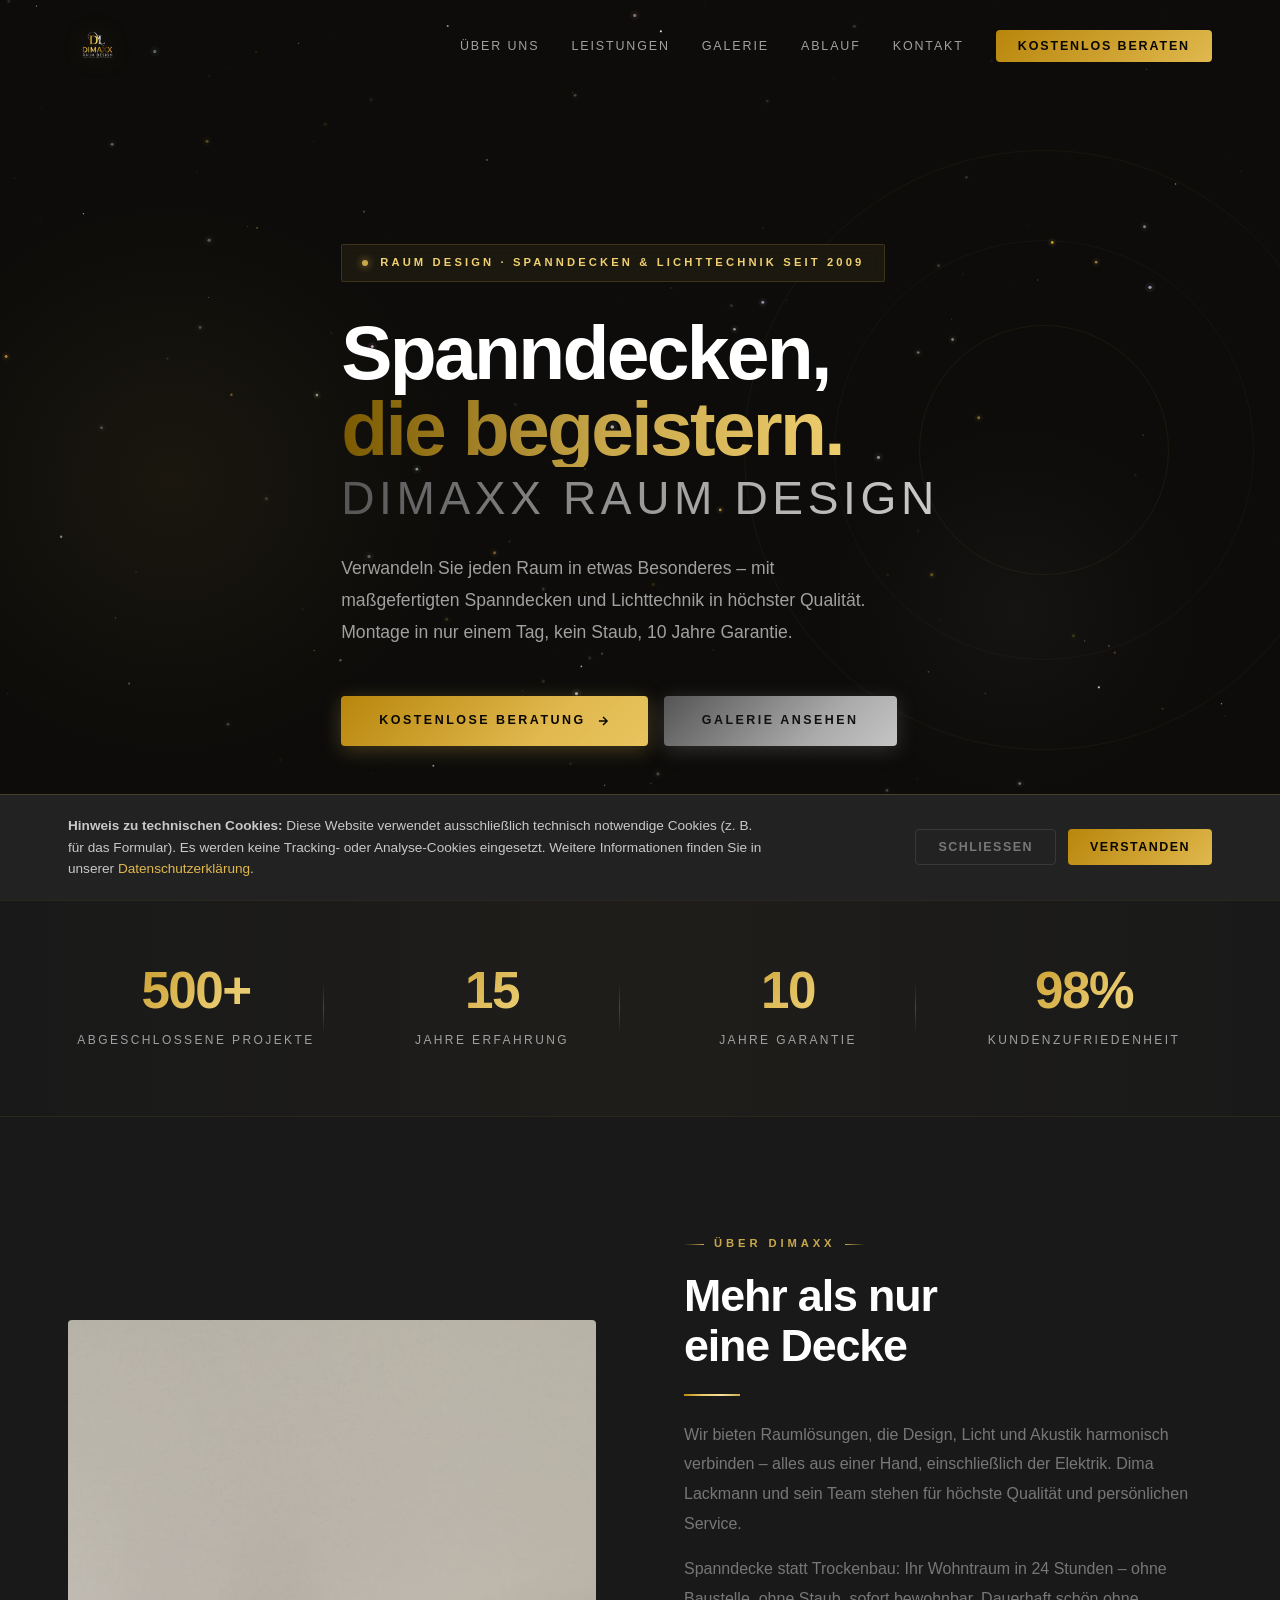
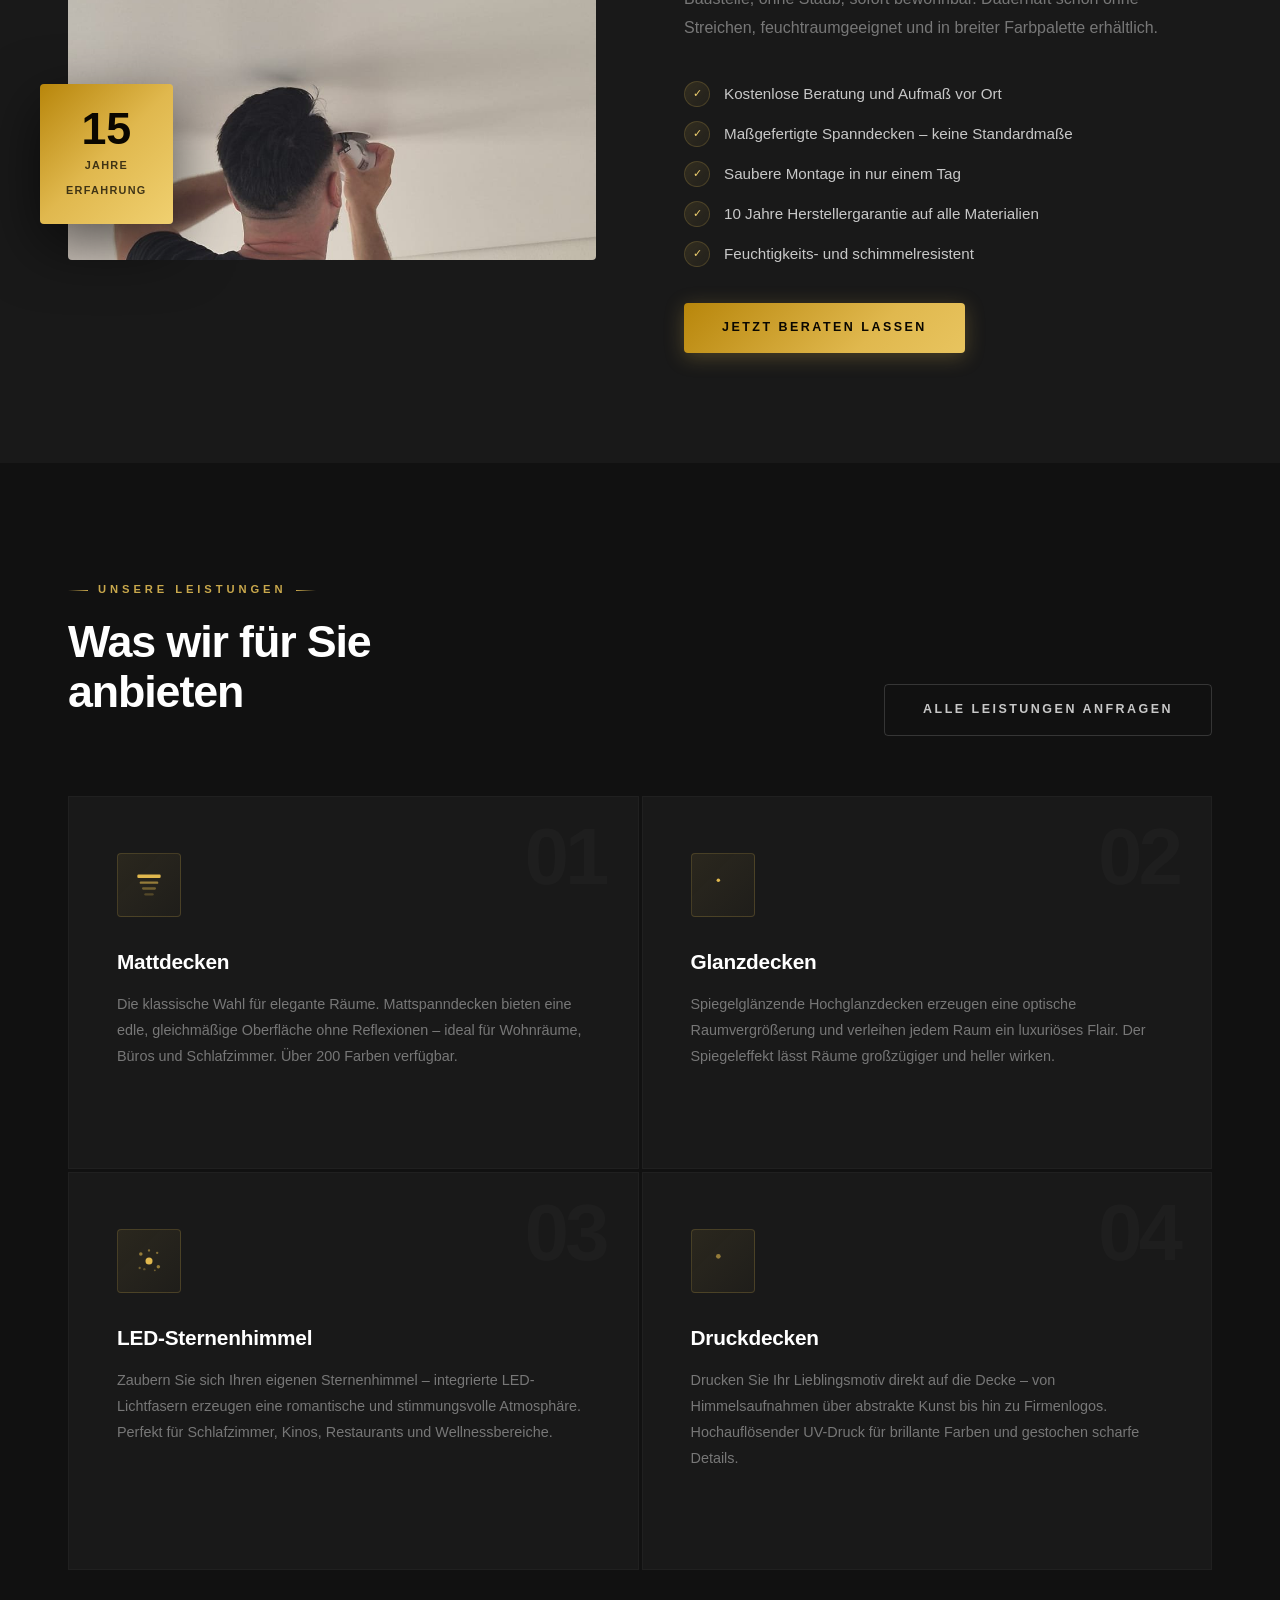
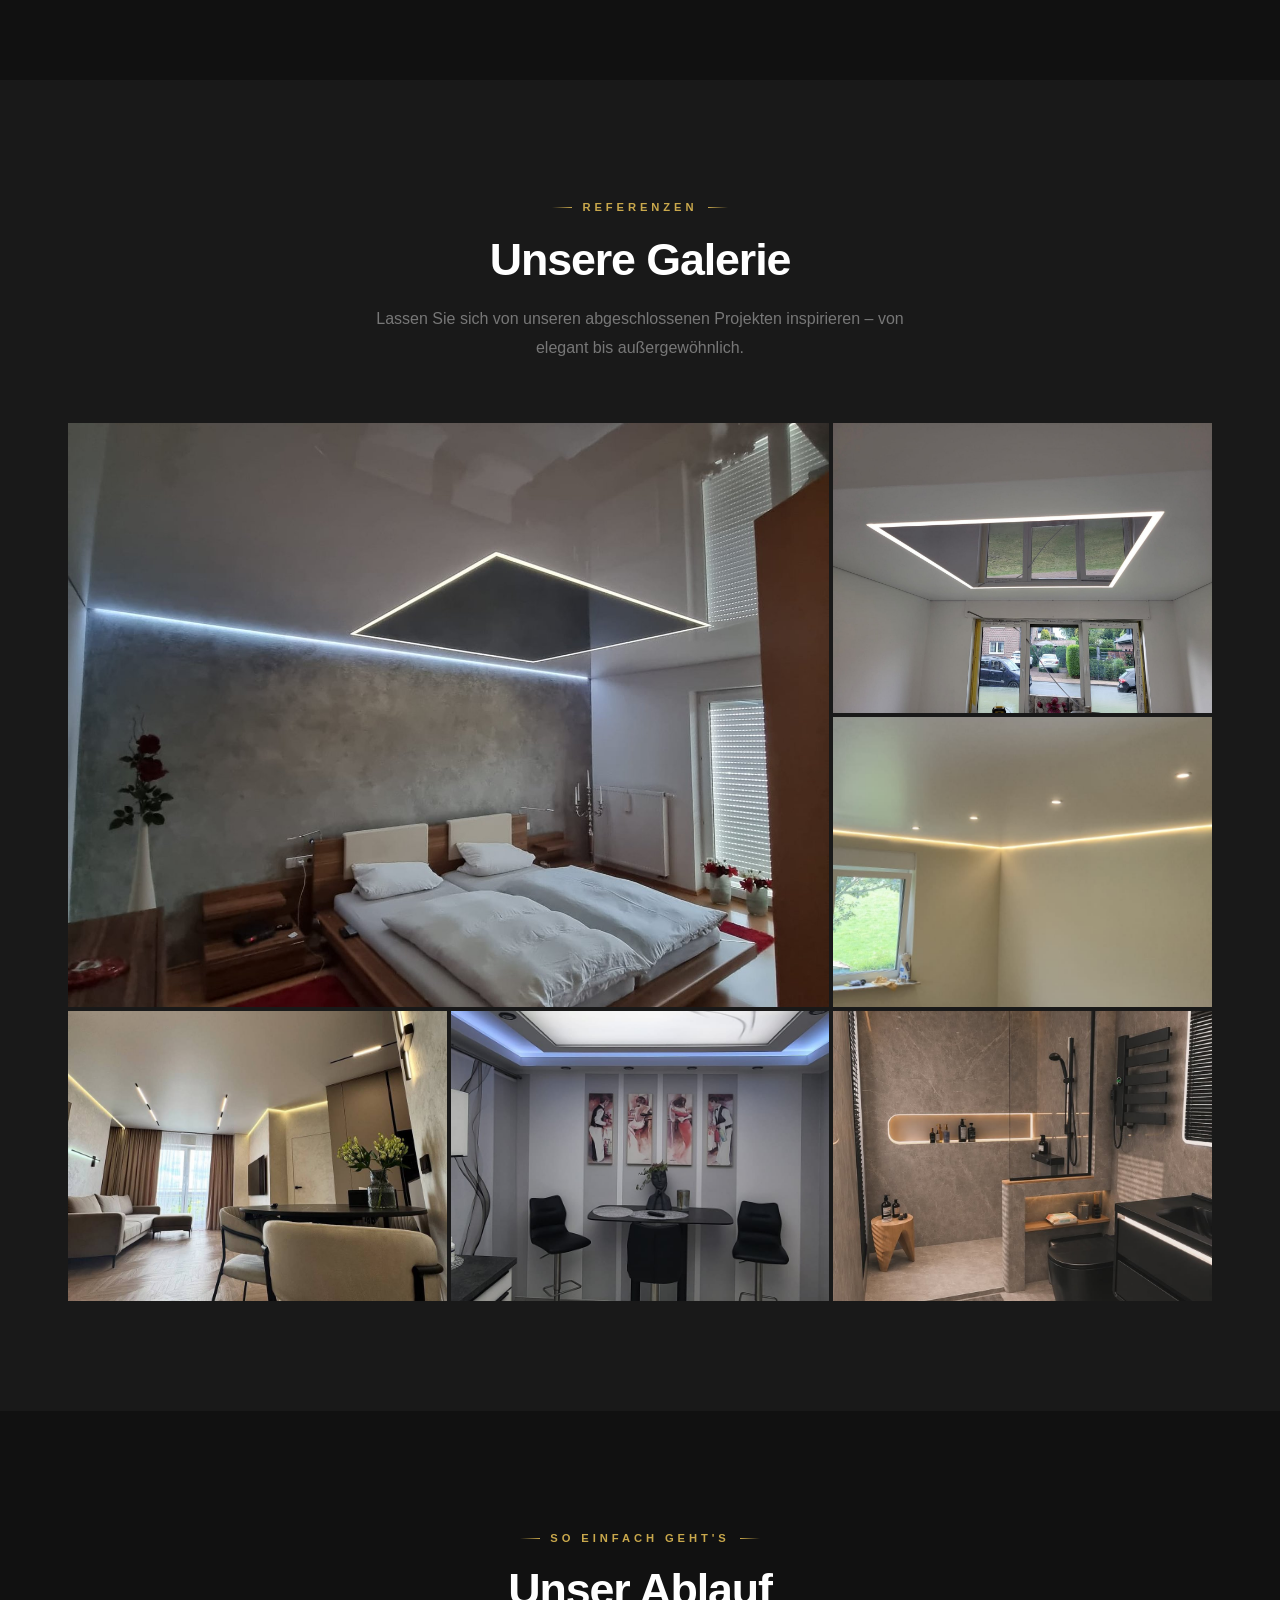
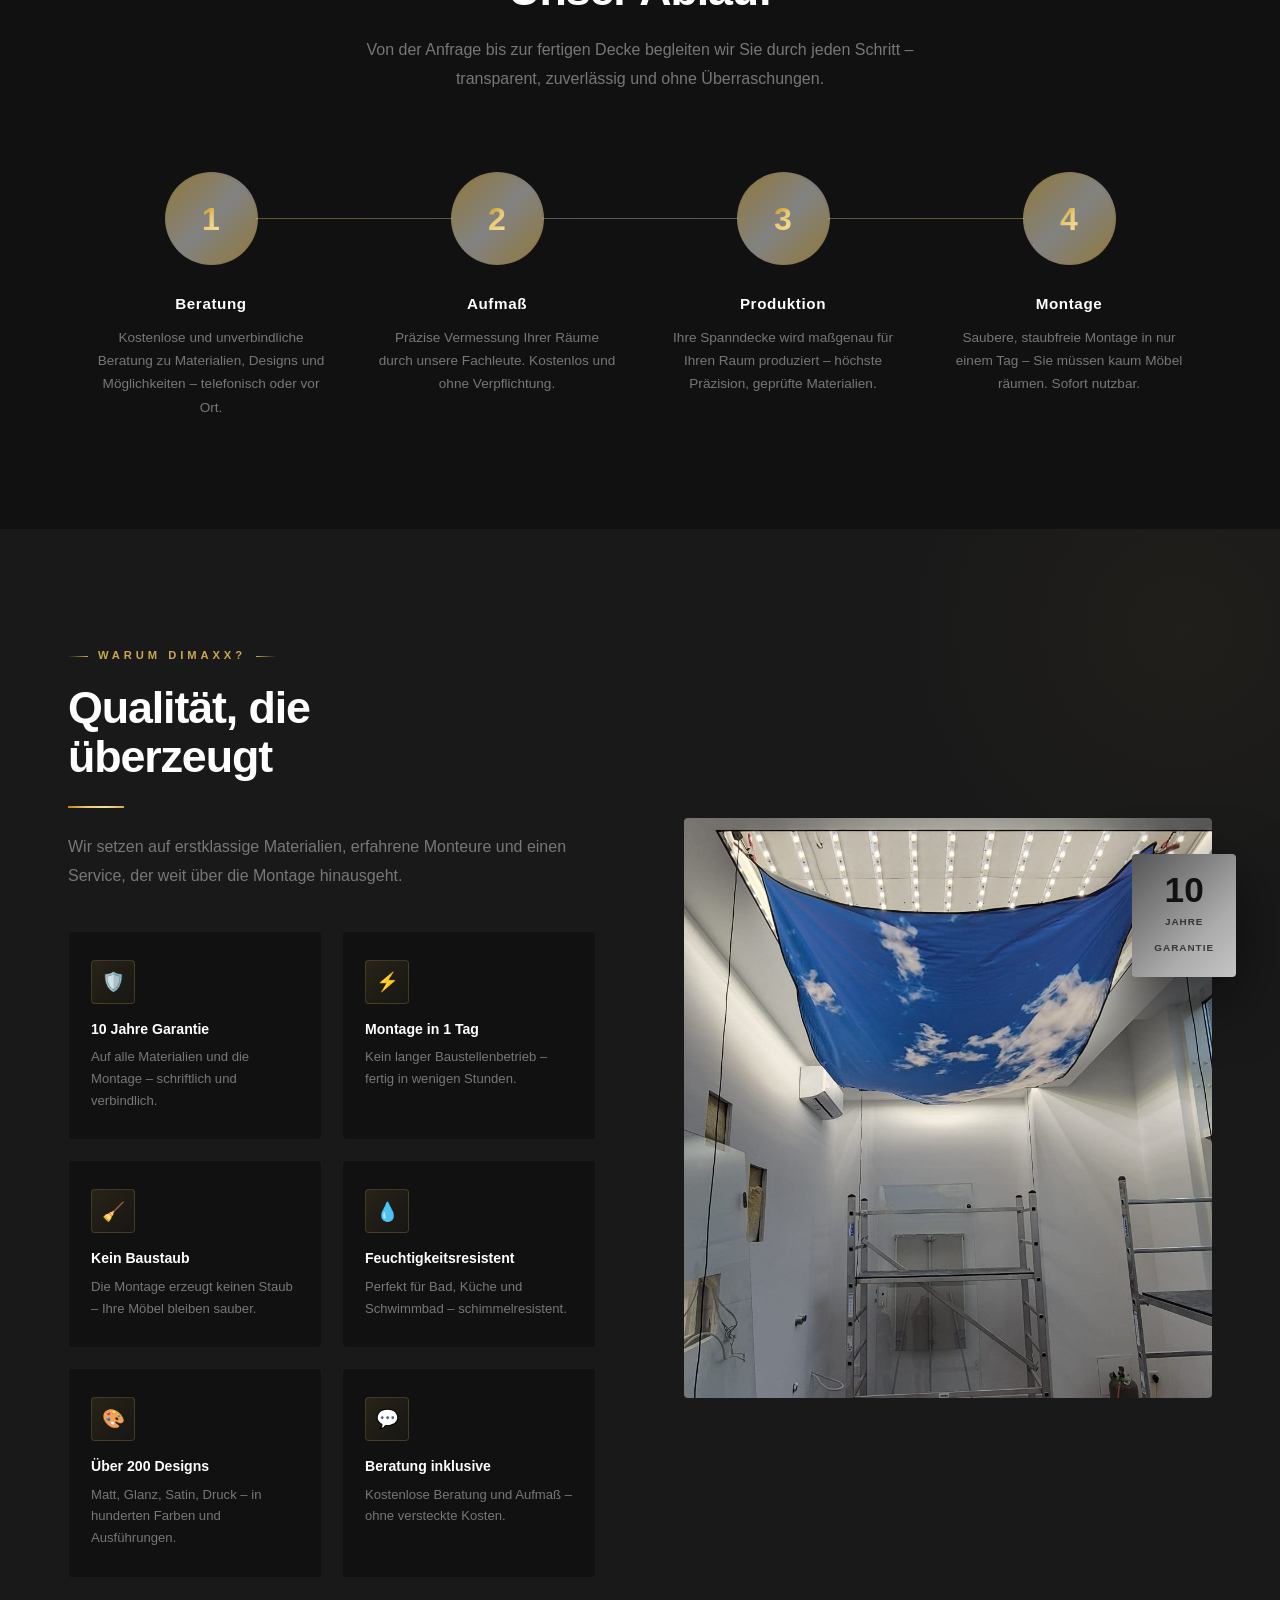
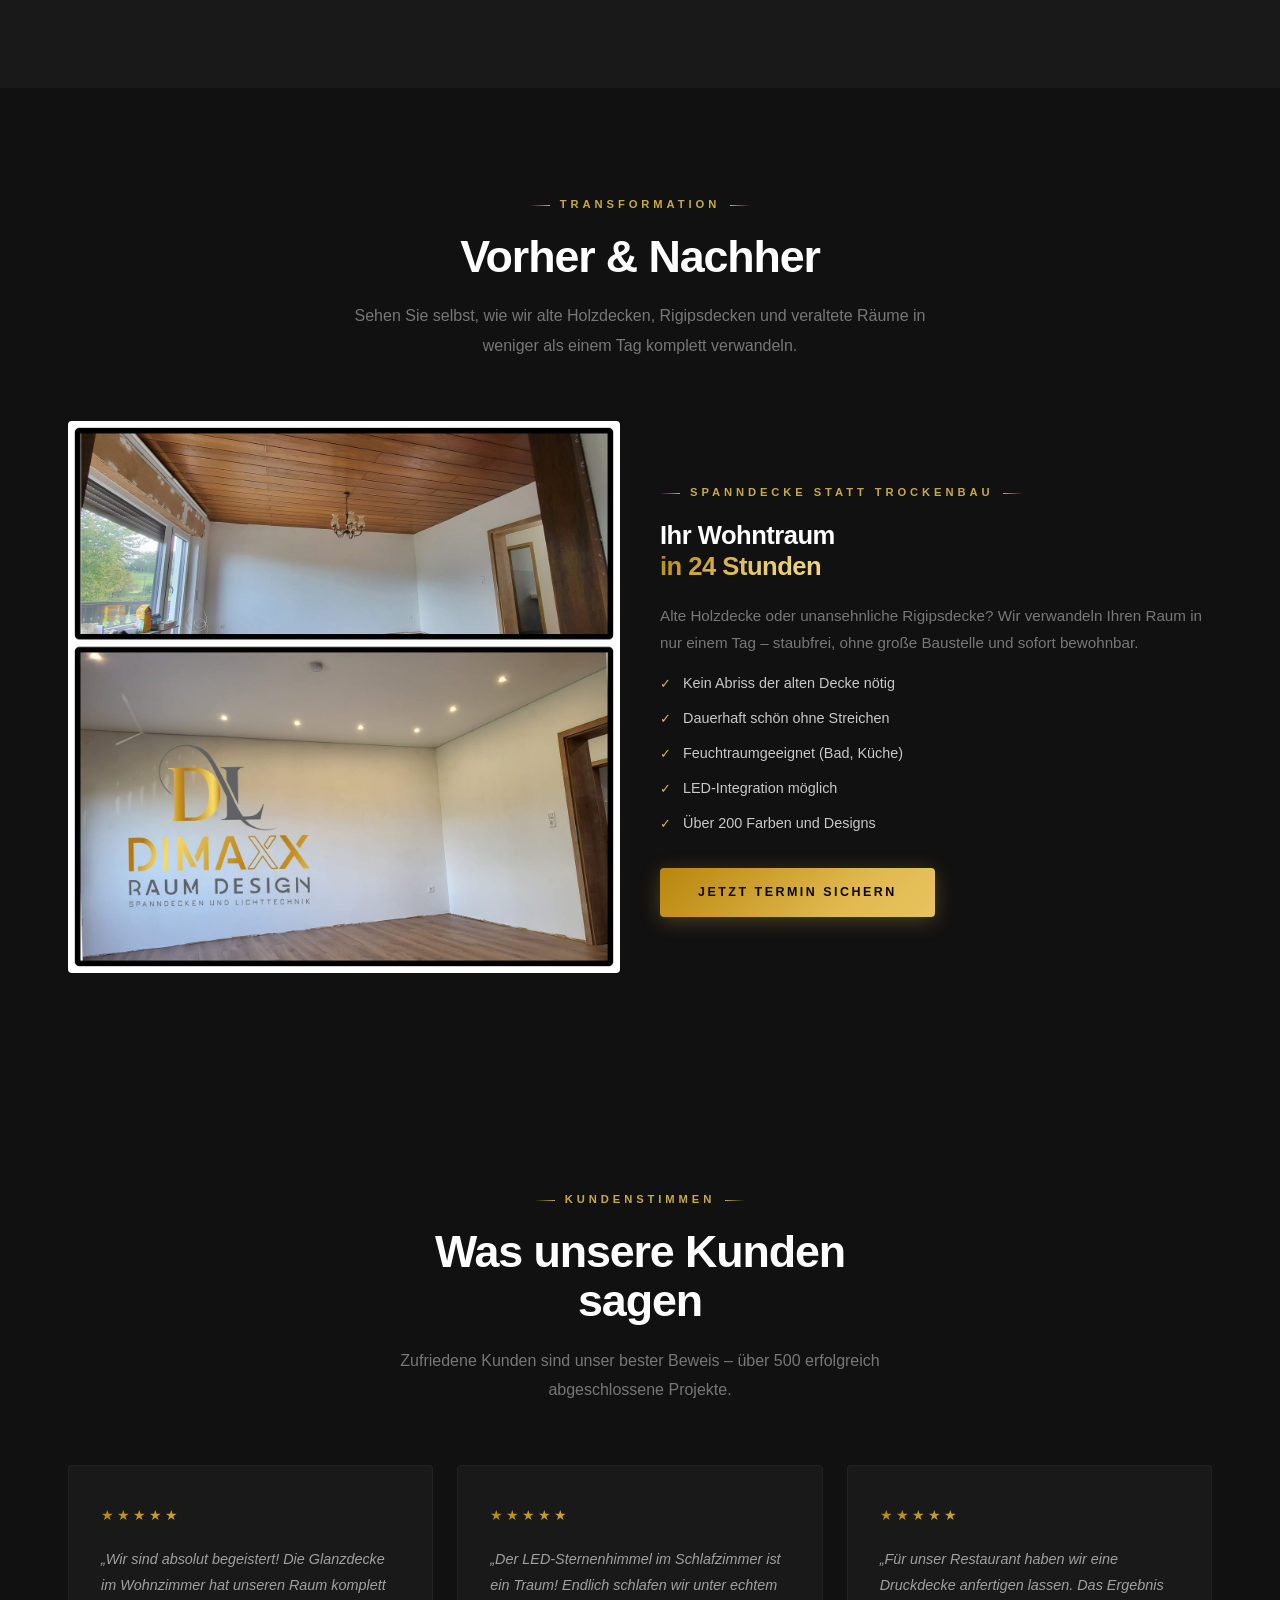
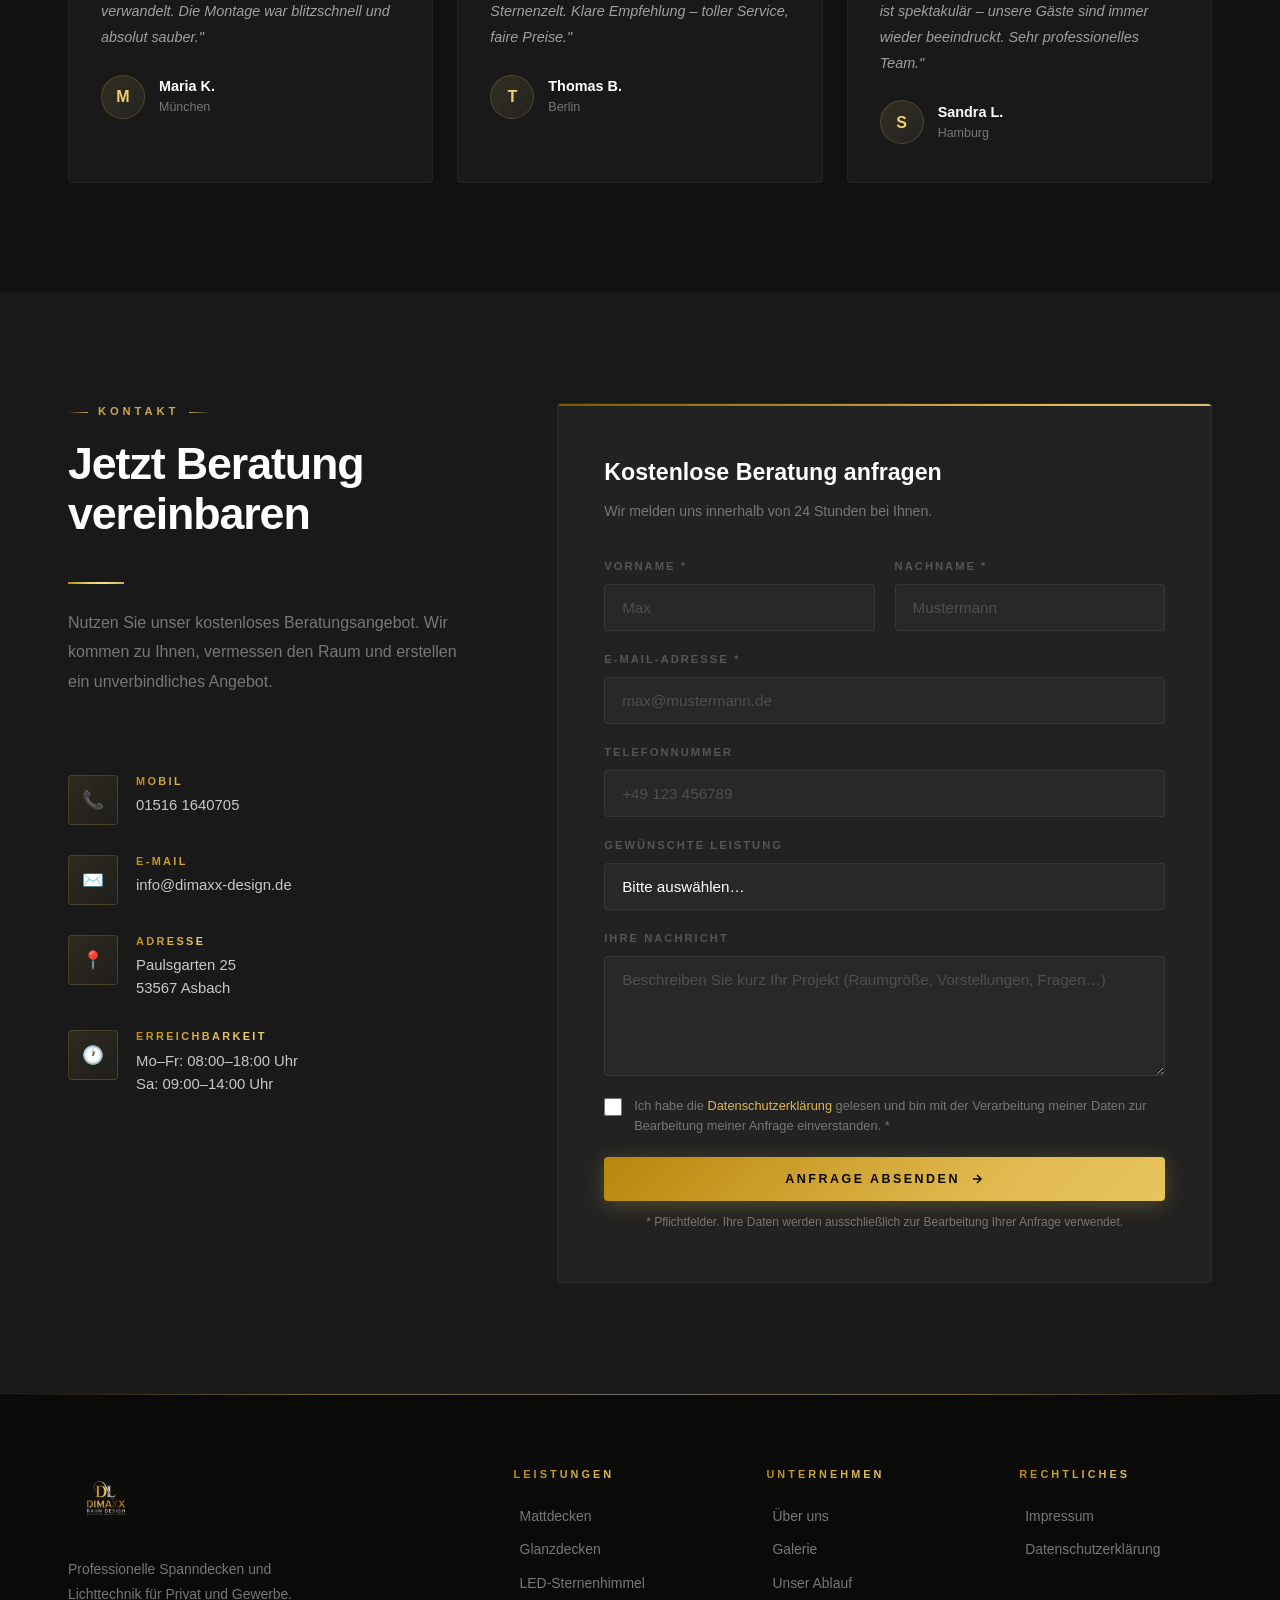
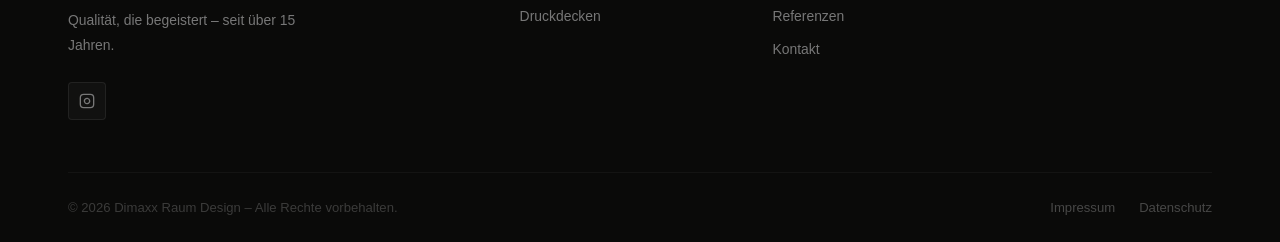
<file: index.html>
<!DOCTYPE html>
<html lang="de">
<head>
  <meta charset="UTF-8">
  <meta name="viewport" content="width=device-width, initial-scale=1.0">
  <meta name="description" content="Dimaxx Raum Design – Professionelle Spanndecken und Lichttechnik für Privat und Gewerbe. Mattdecken, Glanzdecken, LED-Sternenhimmel & Druckdecken. Montage in nur einem Tag. Kostenlose Beratung.">
  <meta name="robots" content="index, follow">
  <meta property="og:title" content="Dimaxx Raum Design – Spanndecken die begeistern">
  <meta property="og:description" content="Elegante Spanndecken und Lichttechnik für Ihren Wohn- und Gewerberaum. Montage in nur einem Tag. 10 Jahre Garantie.">
  <meta property="og:type" content="website">
  <meta property="og:locale" content="de_DE">
  <title>Dimaxx Raum Design – Spanndecken &amp; Lichttechnik</title>

  <!-- Keine externen Schriftarten (DSGVO-konform) -->
  <link rel="stylesheet" href="css/style.css">

  <!-- Strukturierte Daten (LocalBusiness) -->
  <script type="application/ld+json">
  {
    "@context": "https://schema.org",
    "@type": "LocalBusiness",
    "name": "Dimaxx Raum Design",
    "description": "Professionelle Spanndecken und Lichttechnik für Privat und Gewerbe",
    "url": "https://www.dimaxx-design.de",
    "telephone": "+4915161640705",
    "email": "info@dimaxx-design.de",
    "address": {
      "@type": "PostalAddress",
      "streetAddress": "Paulsgarten 25",
      "postalCode": "53567",
      "addressLocality": "Asbach",
      "addressCountry": "DE"
    },
    "priceRange": "€€",
    "openingHours": ["Mo-Fr 08:00-18:00", "Sa 09:00-14:00"]
  }
  </script>
</head>
<body>

<!-- ===========================
     HEADER
=========================== -->
<header id="header">
  <div class="container">
    <nav>
      <a href="#hero" class="logo-img-link" aria-label="Dimaxx Raum Design – Startseite">
        <img src="images/logo-web.png" alt="Dimaxx Raum Design – Spanndecken und Lichttechnik" class="logo-img" width="200" height="169">
      </a>

      <ul class="nav-links">
        <li><a href="#about">Über uns</a></li>
        <li><a href="#services">Leistungen</a></li>
        <li><a href="#gallery">Galerie</a></li>
        <li><a href="#process">Ablauf</a></li>
        <li><a href="#contact">Kontakt</a></li>
        <li><a href="#contact" class="nav-cta">Kostenlos beraten</a></li>
      </ul>

      <button class="hamburger" aria-label="Menü öffnen" aria-expanded="false">
        <span></span>
        <span></span>
        <span></span>
      </button>
    </nav>
  </div>
</header>

<!-- Mobile Navigation -->
<nav class="mobile-nav" aria-label="Mobile Navigation">
  <a href="#about">Über uns</a>
  <a href="#services">Leistungen</a>
  <a href="#gallery">Galerie</a>
  <a href="#process">Ablauf</a>
  <a href="#contact">Kontakt</a>
  <a href="#contact" class="mob-cta btn">Kostenlos beraten</a>
</nav>


<!-- ===========================
     HERO
=========================== -->
<section id="hero">
  <!-- Sternenhimmel-Canvas (animierte Partikel) -->
  <canvas id="hero-canvas" aria-hidden="true" style="position:absolute;inset:0;width:100%;height:100%;z-index:0;"></canvas>

  <!-- Goldenes Glühen -->
  <div class="hero-glow" aria-hidden="true"></div>

  <!-- Ringe (wie im DL-Monogramm des Logos) -->
  <div class="hero-ring hero-ring-1" aria-hidden="true"></div>
  <div class="hero-ring hero-ring-2" aria-hidden="true"></div>
  <div class="hero-ring hero-ring-3" aria-hidden="true"></div>

  <div class="container">
    <div class="hero-content">
      <div class="hero-badge">
        <span class="hero-badge-dot" aria-hidden="true"></span>
        Raum Design · Spanndecken &amp; Lichttechnik seit 2009
      </div>

      <h1>
        <span class="hero-word-1">Spanndecken,</span>
        <span class="hero-word-2">die begeistern.</span>
        <span class="hero-word-3">DIMAXX RAUM DESIGN</span>
      </h1>

      <p>
        Verwandeln Sie jeden Raum in etwas Besonderes – mit maßgefertigten
        Spanndecken und Lichttechnik in höchster Qualität. Montage in nur
        einem Tag, kein Staub, 10 Jahre Garantie.
      </p>

      <div class="hero-buttons">
        <a href="#contact" class="btn btn-gold">
          Kostenlose Beratung
          <svg width="14" height="14" viewBox="0 0 24 24" fill="none" stroke="currentColor" stroke-width="2.5"><path d="M5 12h14M12 5l7 7-7 7"/></svg>
        </a>
        <a href="#gallery" class="btn btn-silver">Galerie ansehen</a>
      </div>
    </div>
  </div>

  <div class="hero-scroll" aria-hidden="true">
    <div class="scroll-mouse"></div>
    <span class="scroll-label">Scrollen</span>
  </div>
</section>


<!-- ===========================
     STATS
=========================== -->
<section id="stats">
  <div class="container">
    <div class="stats-grid">
      <div class="stat-item fade-up">
        <span class="stat-number" data-target="500" data-suffix="+">500+</span>
        <span class="stat-label">Abgeschlossene Projekte</span>
      </div>
      <div class="stat-item fade-up delay-1">
        <span class="stat-number" data-target="15" data-suffix="">15</span>
        <span class="stat-label">Jahre Erfahrung</span>
      </div>
      <div class="stat-item fade-up delay-2">
        <span class="stat-number" data-target="10" data-suffix="">10</span>
        <span class="stat-label">Jahre Garantie</span>
      </div>
      <div class="stat-item fade-up delay-3">
        <span class="stat-number" data-target="98" data-suffix="%">98%</span>
        <span class="stat-label">Kundenzufriedenheit</span>
      </div>
    </div>
  </div>
</section>


<!-- ===========================
     ABOUT
=========================== -->
<section id="about">
  <div class="container">
    <div class="about-grid">

      <div class="about-visual fade-up">
        <div class="about-img-wrap">
          <img src="images/about-team.jpg" alt="Dima Lackmann bei der Spanndecken-Montage" style="width:100%;height:100%;object-fit:cover;object-position:top;">
          <div class="corner-deco tl" aria-hidden="true"></div>
          <div class="corner-deco br" aria-hidden="true"></div>
          <div class="corner-deco-s tr" aria-hidden="true"></div>
          <div class="corner-deco-s bl" aria-hidden="true"></div>
        </div>
        <div class="about-years" aria-label="15 Jahre Erfahrung">
          <span class="num">15</span>
          <span class="lbl">Jahre<br>Erfahrung</span>
        </div>
      </div>

      <div class="about-text fade-up delay-2">
        <span class="section-tag">Über Dimaxx</span>
        <h2 class="section-title">Mehr als nur<br><span>eine Decke</span></h2>
        <div class="gold-line"></div>
        <p class="section-desc">
          Wir bieten Raumlösungen, die Design, Licht und Akustik harmonisch verbinden –
          alles aus einer Hand, einschließlich der Elektrik. Dima Lackmann und sein Team
          stehen für höchste Qualität und persönlichen Service.
        </p>
        <p class="section-desc" style="margin-top: 16px;">
          Spanndecke statt Trockenbau: Ihr Wohntraum in 24 Stunden – ohne Baustelle,
          ohne Staub, sofort bewohnbar. Dauerhaft schön ohne Streichen,
          feuchtraumgeeignet und in breiter Farbpalette erhältlich.
        </p>

        <ul class="about-features">
          <li class="about-feat">
            <span class="feat-check" aria-hidden="true">✓</span>
            Kostenlose Beratung und Aufmaß vor Ort
          </li>
          <li class="about-feat">
            <span class="feat-check" aria-hidden="true">✓</span>
            Maßgefertigte Spanndecken – keine Standardmaße
          </li>
          <li class="about-feat">
            <span class="feat-check" aria-hidden="true">✓</span>
            Saubere Montage in nur einem Tag
          </li>
          <li class="about-feat">
            <span class="feat-check" aria-hidden="true">✓</span>
            10 Jahre Herstellergarantie auf alle Materialien
          </li>
          <li class="about-feat">
            <span class="feat-check" aria-hidden="true">✓</span>
            Feuchtigkeits- und schimmelresistent
          </li>
        </ul>

        <div style="margin-top: 36px;">
          <a href="#contact" class="btn btn-gold">Jetzt beraten lassen</a>
        </div>
      </div>

    </div>
  </div>
</section>


<!-- ===========================
     SERVICES
=========================== -->
<section id="services">
  <div class="container">
    <div class="services-header">
      <div>
        <span class="section-tag">Unsere Leistungen</span>
        <h2 class="section-title">Was wir für Sie<br><span>anbieten</span></h2>
      </div>
      <a href="#contact" class="btn btn-outline" style="flex-shrink:0;">Alle Leistungen anfragen</a>
    </div>

    <div class="services-grid">

      <!-- Mattdecken -->
      <div class="service-card fade-up">
        <span class="service-num" aria-hidden="true">01</span>
        <div class="service-icon" aria-hidden="true">
          <svg viewBox="0 0 24 24" xmlns="http://www.w3.org/2000/svg">
            <rect x="2" y="3" width="20" height="3" rx="1"/>
            <rect x="4" y="9" width="16" height="2" rx="1" opacity=".6"/>
            <rect x="6" y="14" width="12" height="2" rx="1" opacity=".4"/>
            <rect x="8" y="19" width="8" height="2" rx="1" opacity=".25"/>
          </svg>
        </div>
        <h3>Mattdecken</h3>
        <p>
          Die klassische Wahl für elegante Räume. Mattspanndecken bieten eine
          edle, gleichmäßige Oberfläche ohne Reflexionen – ideal für Wohnräume,
          Büros und Schlafzimmer. Über 200 Farben verfügbar.
        </p>
        <span class="service-tag">Ab 25 €/m² inkl. Montage →</span>
      </div>

      <!-- Glanzdecken -->
      <div class="service-card fade-up delay-1">
        <span class="service-num" aria-hidden="true">02</span>
        <div class="service-icon" aria-hidden="true">
          <svg viewBox="0 0 24 24" xmlns="http://www.w3.org/2000/svg">
            <circle cx="12" cy="12" r="9" stroke-width="1.5" fill="none"/>
            <path d="M8 8 C10 6, 14 6, 16 8" stroke-width="1.5" fill="none"/>
            <circle cx="8" cy="8" r="1.5"/>
            <path d="M5 12 L19 12" stroke-width="0.8" opacity=".4"/>
          </svg>
        </div>
        <h3>Glanzdecken</h3>
        <p>
          Spiegelglänzende Hochglanzdecken erzeugen eine optische Raumvergrößerung
          und verleihen jedem Raum ein luxuriöses Flair. Der Spiegeleffekt lässt
          Räume großzügiger und heller wirken.
        </p>
        <span class="service-tag">Showroom-Effekt für Ihr Zuhause →</span>
      </div>

      <!-- LED Sternenhimmel -->
      <div class="service-card fade-up delay-2">
        <span class="service-num" aria-hidden="true">03</span>
        <div class="service-icon" aria-hidden="true">
          <svg viewBox="0 0 24 24" xmlns="http://www.w3.org/2000/svg">
            <circle cx="12" cy="12" r="3"/>
            <circle cx="5" cy="6" r="1.5" opacity=".6"/>
            <circle cx="19" cy="5" r="1" opacity=".5"/>
            <circle cx="4" cy="18" r="1" opacity=".4"/>
            <circle cx="20" cy="17" r="1.5" opacity=".6"/>
            <circle cx="12" cy="3" r="1" opacity=".5"/>
            <circle cx="8" cy="19" r="1" opacity=".3"/>
            <circle cx="17" cy="20" r="0.8" opacity=".4"/>
          </svg>
        </div>
        <h3>LED-Sternenhimmel</h3>
        <p>
          Zaubern Sie sich Ihren eigenen Sternenhimmel – integrierte LED-Lichtfasern
          erzeugen eine romantische und stimmungsvolle Atmosphäre. Perfekt für
          Schlafzimmer, Kinos, Restaurants und Wellnessbereiche.
        </p>
        <span class="service-tag">Individuelle Sternenkonfiguration →</span>
      </div>

      <!-- Druckdecken -->
      <div class="service-card fade-up delay-3">
        <span class="service-num" aria-hidden="true">04</span>
        <div class="service-icon" aria-hidden="true">
          <svg viewBox="0 0 24 24" xmlns="http://www.w3.org/2000/svg">
            <rect x="3" y="3" width="18" height="18" rx="2" fill="none" stroke-width="1.5"/>
            <circle cx="8" cy="8" r="2" opacity=".6"/>
            <path d="M3 15 L8 10 L13 14 L17 9 L21 13" stroke-width="1.2" fill="none" opacity=".7"/>
          </svg>
        </div>
        <h3>Druckdecken</h3>
        <p>
          Drucken Sie Ihr Lieblingsmotiv direkt auf die Decke – von Himmelsaufnahmen
          über abstrakte Kunst bis hin zu Firmenlogos. Hochauflösender UV-Druck
          für brillante Farben und gestochen scharfe Details.
        </p>
        <span class="service-tag">Ihr Motiv auf die Decke →</span>
      </div>

    </div>
  </div>
</section>


<!-- ===========================
     GALLERY
=========================== -->
<section id="gallery">
  <div class="container">
    <div class="gallery-header fade-up">
      <span class="section-tag">Referenzen</span>
      <h2 class="section-title">Unsere <span>Galerie</span></h2>
      <p class="section-desc" style="margin-top:12px;">
        Lassen Sie sich von unseren abgeschlossenen Projekten inspirieren –
        von elegant bis außergewöhnlich.
      </p>
    </div>

    <div class="gallery-grid" style="grid-template-rows: 290px 290px 290px;">
      <!-- Großes Hauptbild: Glanzdecke Schlafzimmer -->
      <div class="gal-item fade-up">
        <img src="images/gal-schlafzimmer-glanz.jpg" alt="Glanzdecke mit LED-Rahmen im Schlafzimmer" style="width:100%;height:100%;object-fit:cover;">
        <div class="gal-overlay">
          <span class="gal-label">Glanzdecke + LED</span>
          <span class="gal-sub">Schlafzimmer · Referenzprojekt</span>
        </div>
      </div>

      <div class="gal-item fade-up delay-1">
        <img src="images/gal-led-dreieck.jpg" alt="LED-Dreiecksdecke mit Spiegeleffekt" style="width:100%;height:100%;object-fit:cover;">
        <div class="gal-overlay">
          <span class="gal-label">LED-Lichtdesign</span>
          <span class="gal-sub">Wohnzimmer · Referenzprojekt</span>
        </div>
      </div>

      <div class="gal-item fade-up delay-2">
        <img src="images/gal-led-streifen.jpg" alt="Mattdecke mit LED-Ambientebeleuchtung" style="width:100%;height:100%;object-fit:cover;">
        <div class="gal-overlay">
          <span class="gal-label">Mattdecke + Ambiente</span>
          <span class="gal-sub">Wohnraum · Referenzprojekt</span>
        </div>
      </div>

      <div class="gal-item fade-up delay-1">
        <img src="images/gal-wohnzimmer.jpg" alt="Modernes Wohnzimmer mit Spanndecke und Spots" style="width:100%;height:100%;object-fit:cover;">
        <div class="gal-overlay">
          <span class="gal-label">Mattdecke + Spots</span>
          <span class="gal-sub">Wohnzimmer · Referenzprojekt</span>
        </div>
      </div>

      <div class="gal-item fade-up delay-2">
        <img src="images/gal-design-decke.jpg" alt="Design-Druckdecke im Showroom" style="width:100%;height:100%;object-fit:cover;">
        <div class="gal-overlay">
          <span class="gal-label">Druckdecke Design</span>
          <span class="gal-sub">Showroom · Referenzprojekt</span>
        </div>
      </div>

      <div class="gal-item fade-up delay-3">
        <img src="images/gal-bad-led.jpg" alt="Badezimmer mit Spanndecke und LED-Beleuchtung" style="width:100%;height:100%;object-fit:cover;">
        <div class="gal-overlay">
          <span class="gal-label">Feuchtraum + LED</span>
          <span class="gal-sub">Badezimmer · Referenzprojekt</span>
        </div>
      </div>
    </div>
  </div>
</section>


<!-- ===========================
     PROCESS
=========================== -->
<section id="process">
  <div class="container">
    <div class="process-header fade-up">
      <span class="section-tag">So einfach geht's</span>
      <h2 class="section-title">Unser <span>Ablauf</span></h2>
      <p class="section-desc">
        Von der Anfrage bis zur fertigen Decke begleiten wir Sie durch jeden Schritt –
        transparent, zuverlässig und ohne Überraschungen.
      </p>
    </div>

    <div class="process-steps">
      <div class="process-connector" aria-hidden="true"></div>

      <div class="process-step fade-up delay-1">
        <div class="step-circle"><span class="step-num">1</span></div>
        <h3>Beratung</h3>
        <p>Kostenlose und unverbindliche Beratung zu Materialien, Designs und Möglichkeiten – telefonisch oder vor Ort.</p>
      </div>

      <div class="process-step fade-up delay-2">
        <div class="step-circle"><span class="step-num">2</span></div>
        <h3>Aufmaß</h3>
        <p>Präzise Vermessung Ihrer Räume durch unsere Fachleute. Kostenlos und ohne Verpflichtung.</p>
      </div>

      <div class="process-step fade-up delay-3">
        <div class="step-circle"><span class="step-num">3</span></div>
        <h3>Produktion</h3>
        <p>Ihre Spanndecke wird maßgenau für Ihren Raum produziert – höchste Präzision, geprüfte Materialien.</p>
      </div>

      <div class="process-step fade-up delay-4">
        <div class="step-circle"><span class="step-num">4</span></div>
        <h3>Montage</h3>
        <p>Saubere, staubfreie Montage in nur einem Tag – Sie müssen kaum Möbel räumen. Sofort nutzbar.</p>
      </div>
    </div>
  </div>
</section>


<!-- ===========================
     WHY US
=========================== -->
<section id="why">
  <div class="container">
    <div class="why-grid">

      <div class="fade-up">
        <span class="section-tag">Warum Dimaxx?</span>
        <h2 class="section-title">Qualität, die<br><span>überzeugt</span></h2>
        <div class="gold-line"></div>
        <p class="section-desc">
          Wir setzen auf erstklassige Materialien, erfahrene Monteure und einen
          Service, der weit über die Montage hinausgeht.
        </p>

        <div class="why-features">
          <div class="why-feat">
            <div class="why-icon" aria-hidden="true">🛡️</div>
            <h4>10 Jahre Garantie</h4>
            <p>Auf alle Materialien und die Montage – schriftlich und verbindlich.</p>
          </div>
          <div class="why-feat">
            <div class="why-icon" aria-hidden="true">⚡</div>
            <h4>Montage in 1 Tag</h4>
            <p>Kein langer Baustellenbetrieb – fertig in wenigen Stunden.</p>
          </div>
          <div class="why-feat">
            <div class="why-icon" aria-hidden="true">🧹</div>
            <h4>Kein Baustaub</h4>
            <p>Die Montage erzeugt keinen Staub – Ihre Möbel bleiben sauber.</p>
          </div>
          <div class="why-feat">
            <div class="why-icon" aria-hidden="true">💧</div>
            <h4>Feuchtigkeitsresistent</h4>
            <p>Perfekt für Bad, Küche und Schwimmbad – schimmelresistent.</p>
          </div>
          <div class="why-feat">
            <div class="why-icon" aria-hidden="true">🎨</div>
            <h4>Über 200 Designs</h4>
            <p>Matt, Glanz, Satin, Druck – in hunderten Farben und Ausführungen.</p>
          </div>
          <div class="why-feat">
            <div class="why-icon" aria-hidden="true">💬</div>
            <h4>Beratung inklusive</h4>
            <p>Kostenlose Beratung und Aufmaß – ohne versteckte Kosten.</p>
          </div>
        </div>
      </div>

      <div class="why-visual fade-up delay-2">
        <div class="why-img-wrap">
          <!-- Eigenes Foto hier einfügen: <img src="images/why.jpg" alt="Dimaxx Qualität"> -->
          <img src="images/gal-druckdecke-himmel.jpg" alt="Druckdecke Himmelsmotiv in der Montage" style="width:100%;height:100%;object-fit:cover;">
        </div>
        <div class="why-badge" aria-label="10 Jahre Garantie">
          <span class="b-num">10</span>
          <span class="b-lbl">Jahre<br>Garantie</span>
        </div>
      </div>

    </div>
  </div>
</section>


<!-- ===========================
     VORHER / NACHHER
=========================== -->
<section id="vorher-nachher" style="background:var(--bg); padding:100px 0;">
  <div class="container">
    <div style="text-align:center; margin-bottom:60px;" class="fade-up">
      <span class="section-tag">Transformation</span>
      <h2 class="section-title">Vorher & <span>Nachher</span></h2>
      <p class="section-desc" style="margin:12px auto 0;">
        Sehen Sie selbst, wie wir alte Holzdecken, Rigipsdecken und veraltete Räume
        in weniger als einem Tag komplett verwandeln.
      </p>
    </div>

    <div style="display:grid; grid-template-columns:1fr 1fr; gap:40px; align-items:center;" class="fade-up delay-1">
      <div>
        <img src="images/vorher-nachher.jpg" alt="Vorher und Nachher: Alte Holzdecke wird zur modernen Spanndecke mit Einbaustrahler" style="width:100%; border-radius:4px; display:block;">
      </div>
      <div>
        <span class="section-tag">Spanndecke statt Trockenbau</span>
        <h3 style="font-size:1.6rem; font-weight:800; line-height:1.2; margin-bottom:20px; letter-spacing:-0.02em;">
          Ihr Wohntraum<br>
          <span style="background:var(--grad-gold);background-size:200%;-webkit-background-clip:text;-webkit-text-fill-color:transparent;background-clip:text;">in 24 Stunden</span>
        </h3>
        <p style="color:var(--gray); font-size:0.95rem; line-height:1.8; margin-bottom:16px;">
          Alte Holzdecke oder unansehnliche Rigipsdecke? Wir verwandeln Ihren Raum
          in nur einem Tag – staubfrei, ohne große Baustelle und sofort bewohnbar.
        </p>
        <ul style="list-style:none; display:flex; flex-direction:column; gap:12px; margin-bottom:32px;">
          <li style="display:flex;align-items:center;gap:12px;color:var(--silver-mid);font-size:0.9rem;">
            <span style="color:var(--gold-mid);font-size:0.8rem;">✓</span> Kein Abriss der alten Decke nötig
          </li>
          <li style="display:flex;align-items:center;gap:12px;color:var(--silver-mid);font-size:0.9rem;">
            <span style="color:var(--gold-mid);font-size:0.8rem;">✓</span> Dauerhaft schön ohne Streichen
          </li>
          <li style="display:flex;align-items:center;gap:12px;color:var(--silver-mid);font-size:0.9rem;">
            <span style="color:var(--gold-mid);font-size:0.8rem;">✓</span> Feuchtraumgeeignet (Bad, Küche)
          </li>
          <li style="display:flex;align-items:center;gap:12px;color:var(--silver-mid);font-size:0.9rem;">
            <span style="color:var(--gold-mid);font-size:0.8rem;">✓</span> LED-Integration möglich
          </li>
          <li style="display:flex;align-items:center;gap:12px;color:var(--silver-mid);font-size:0.9rem;">
            <span style="color:var(--gold-mid);font-size:0.8rem;">✓</span> Über 200 Farben und Designs
          </li>
        </ul>
        <a href="#contact" class="btn btn-gold">Jetzt Termin sichern</a>
      </div>
    </div>
  </div>
</section>


<!-- ===========================
     TESTIMONIALS
=========================== -->
<section id="testimonials">
  <div class="container">
    <div class="testimonials-header fade-up">
      <span class="section-tag">Kundenstimmen</span>
      <h2 class="section-title">Was unsere Kunden<br><span>sagen</span></h2>
      <p class="section-desc">
        Zufriedene Kunden sind unser bester Beweis – über 500 erfolgreich abgeschlossene Projekte.
      </p>
    </div>

    <div class="testi-grid">
      <div class="testi-card fade-up delay-1">
        <div class="testi-stars" aria-label="5 Sterne">★★★★★</div>
        <p class="testi-text">
          „Wir sind absolut begeistert! Die Glanzdecke im Wohnzimmer hat unseren Raum
          komplett verwandelt. Die Montage war blitzschnell und absolut sauber."
        </p>
        <div class="testi-author">
          <div class="testi-avatar" aria-hidden="true">M</div>
          <div>
            <div class="testi-name">Maria K.</div>
            <div class="testi-loc">München</div>
          </div>
        </div>
      </div>

      <div class="testi-card fade-up delay-2">
        <div class="testi-stars" aria-label="5 Sterne">★★★★★</div>
        <p class="testi-text">
          „Der LED-Sternenhimmel im Schlafzimmer ist ein Traum! Endlich schlafen wir
          unter echtem Sternenzelt. Klare Empfehlung – toller Service, faire Preise."
        </p>
        <div class="testi-author">
          <div class="testi-avatar" aria-hidden="true">T</div>
          <div>
            <div class="testi-name">Thomas B.</div>
            <div class="testi-loc">Berlin</div>
          </div>
        </div>
      </div>

      <div class="testi-card fade-up delay-3">
        <div class="testi-stars" aria-label="5 Sterne">★★★★★</div>
        <p class="testi-text">
          „Für unser Restaurant haben wir eine Druckdecke anfertigen lassen. Das Ergebnis
          ist spektakulär – unsere Gäste sind immer wieder beeindruckt. Sehr professionelles Team."
        </p>
        <div class="testi-author">
          <div class="testi-avatar" aria-hidden="true">S</div>
          <div>
            <div class="testi-name">Sandra L.</div>
            <div class="testi-loc">Hamburg</div>
          </div>
        </div>
      </div>
    </div>
  </div>
</section>


<!-- ===========================
     CONTACT
=========================== -->
<section id="contact">
  <div class="container">
    <div class="contact-grid">

      <div class="contact-info fade-up">
        <span class="section-tag">Kontakt</span>
        <h2 class="section-title">Jetzt Beratung<br><span>vereinbaren</span></h2>
        <div class="gold-line"></div>
        <p class="section-desc">
          Nutzen Sie unser kostenloses Beratungsangebot. Wir kommen zu Ihnen,
          vermessen den Raum und erstellen ein unverbindliches Angebot.
        </p>

        <div class="contact-items" style="margin-top:36px;">
          <div class="contact-item">
            <div class="c-icon" aria-hidden="true">📞</div>
            <div>
              <div class="c-label">Mobil</div>
              <div class="c-val">
                <a href="tel:+4915161640705">01516 1640705</a>
              </div>
            </div>
          </div>

          <div class="contact-item">
            <div class="c-icon" aria-hidden="true">✉️</div>
            <div>
              <div class="c-label">E-Mail</div>
              <div class="c-val">
                <a href="mailto:info@dimaxx-design.de">info@dimaxx-design.de</a>
              </div>
            </div>
          </div>

          <div class="contact-item">
            <div class="c-icon" aria-hidden="true">📍</div>
            <div>
              <div class="c-label">Adresse</div>
              <div class="c-val">
                Paulsgarten 25<br>
                53567 Asbach
              </div>
            </div>
          </div>

          <div class="contact-item">
            <div class="c-icon" aria-hidden="true">🕐</div>
            <div>
              <div class="c-label">Erreichbarkeit</div>
              <div class="c-val">
                Mo–Fr: 08:00–18:00 Uhr<br>
                Sa: 09:00–14:00 Uhr
              </div>
            </div>
          </div>
        </div>
      </div>

      <div class="contact-form-wrap fade-up delay-2">
        <h3>Kostenlose Beratung anfragen</h3>
        <p>Wir melden uns innerhalb von 24 Stunden bei Ihnen.</p>

        <form class="form" id="contact-form" novalidate>
          <div class="form-row">
            <div class="form-group">
              <label for="vorname">Vorname *</label>
              <input type="text" id="vorname" name="vorname" placeholder="Max" required autocomplete="given-name">
            </div>
            <div class="form-group">
              <label for="nachname">Nachname *</label>
              <input type="text" id="nachname" name="nachname" placeholder="Mustermann" required autocomplete="family-name">
            </div>
          </div>

          <div class="form-group">
            <label for="email">E-Mail-Adresse *</label>
            <input type="email" id="email" name="email" placeholder="max@mustermann.de" required autocomplete="email">
          </div>

          <div class="form-group">
            <label for="telefon">Telefonnummer</label>
            <input type="tel" id="telefon" name="telefon" placeholder="+49 123 456789" autocomplete="tel">
          </div>

          <div class="form-group">
            <label for="leistung">Gewünschte Leistung</label>
            <select id="leistung" name="leistung">
              <option value="" disabled selected>Bitte auswählen…</option>
              <option value="mattdecke">Mattdecke</option>
              <option value="glanzdecke">Glanzdecke</option>
              <option value="led-sternenhimmel">LED-Sternenhimmel</option>
              <option value="druckdecke">Druckdecke</option>
              <option value="mehreres">Mehrere Leistungen</option>
              <option value="beratung">Allgemeine Beratung</option>
            </select>
          </div>

          <div class="form-group">
            <label for="nachricht">Ihre Nachricht</label>
            <textarea id="nachricht" name="nachricht" placeholder="Beschreiben Sie kurz Ihr Projekt (Raumgröße, Vorstellungen, Fragen…)"></textarea>
          </div>

          <div class="form-checkbox">
            <input type="checkbox" id="datenschutz" name="datenschutz" required>
            <label for="datenschutz">
              Ich habe die <a href="datenschutz.html" target="_blank" rel="noopener">Datenschutzerklärung</a>
              gelesen und bin mit der Verarbeitung meiner Daten zur Bearbeitung meiner Anfrage einverstanden. *
            </label>
          </div>

          <button type="submit" class="btn btn-gold" style="width:100%; justify-content:center;">
            Anfrage absenden
            <svg width="14" height="14" viewBox="0 0 24 24" fill="none" stroke="currentColor" stroke-width="2.5"><path d="M5 12h14M12 5l7 7-7 7"/></svg>
          </button>

          <p style="font-size:0.75rem; color: var(--gray); text-align:center; margin-top:-8px;">
            * Pflichtfelder. Ihre Daten werden ausschließlich zur Bearbeitung Ihrer Anfrage verwendet.
          </p>
        </form>

        <div id="form-success" class="form-success">
          <strong>Vielen Dank für Ihre Anfrage!</strong><br>
          Wir melden uns schnellstmöglich bei Ihnen.<br>
          <span style="font-size:0.85rem; margin-top:8px; display:block; opacity:.7;">
            Hinweis: Für echten E-Mail-Versand bitte Backend oder Dienst wie Formspree einbinden.
          </span>
        </div>
      </div>

    </div>
  </div>
</section>


<!-- ===========================
     FOOTER
=========================== -->
<footer id="footer">
  <div class="container">
    <div class="footer-main">

      <div class="footer-brand">
        <a href="#hero" class="logo-img-link" aria-label="Dimaxx Raum Design">
          <img src="images/logo-web.png" alt="Dimaxx Raum Design" class="logo-img footer-logo" width="160" height="136">
        </a>
        <p>
          Professionelle Spanndecken und Lichttechnik für Privat und Gewerbe.
          Qualität, die begeistert – seit über 15 Jahren.
        </p>
        <div class="footer-social" aria-label="Social Media">
          <!-- Instagram -->
          <a href="https://www.instagram.com/dimaxx_raum_design_/" aria-label="Dimaxx auf Instagram" rel="noopener noreferrer" target="_blank">
            <svg width="16" height="16" viewBox="0 0 24 24" fill="none" stroke="currentColor" stroke-width="2"><rect x="2" y="2" width="20" height="20" rx="5"/><path d="M16 11.37A4 4 0 1 1 12.63 8 4 4 0 0 1 16 11.37z"/><line x1="17.5" y1="6.5" x2="17.51" y2="6.5"/></svg>
          </a>
        </div>
      </div>

      <div class="footer-col">
        <h4>Leistungen</h4>
        <ul>
          <li><a href="#services">Mattdecken</a></li>
          <li><a href="#services">Glanzdecken</a></li>
          <li><a href="#services">LED-Sternenhimmel</a></li>
          <li><a href="#services">Druckdecken</a></li>
        </ul>
      </div>

      <div class="footer-col">
        <h4>Unternehmen</h4>
        <ul>
          <li><a href="#about">Über uns</a></li>
          <li><a href="#gallery">Galerie</a></li>
          <li><a href="#process">Unser Ablauf</a></li>
          <li><a href="#testimonials">Referenzen</a></li>
          <li><a href="#contact">Kontakt</a></li>
        </ul>
      </div>

      <div class="footer-col">
        <h4>Rechtliches</h4>
        <ul>
          <li><a href="impressum.html">Impressum</a></li>
          <li><a href="datenschutz.html">Datenschutzerklärung</a></li>
        </ul>
      </div>

    </div>

    <div class="footer-bottom">
      <p class="footer-copy">
        &copy; <span id="year"></span> Dimaxx Raum Design – Alle Rechte vorbehalten.
      </p>
      <div class="footer-legal-links">
        <a href="impressum.html">Impressum</a>
        <a href="datenschutz.html">Datenschutz</a>
      </div>
    </div>
  </div>
</footer>


<!-- ===========================
     COOKIE BANNER
=========================== -->
<div id="cookie-banner" role="dialog" aria-labelledby="cookie-title" aria-live="polite">
  <div class="container">
    <div class="cookie-inner">
      <p class="cookie-text">
        <strong id="cookie-title">Hinweis zu technischen Cookies:</strong>
        Diese Website verwendet ausschließlich technisch notwendige Cookies (z. B. für das Formular).
        Es werden keine Tracking- oder Analyse-Cookies eingesetzt.
        Weitere Informationen finden Sie in unserer <a href="datenschutz.html">Datenschutzerklärung</a>.
      </p>
      <div class="cookie-actions">
        <button class="cookie-decline" id="cookie-decline">Schließen</button>
        <button class="cookie-accept" id="cookie-accept">Verstanden</button>
      </div>
    </div>
  </div>
</div>


<script src="js/main.js"></script>
<script>
  // Aktuelles Jahr im Footer
  document.getElementById('year').textContent = new Date().getFullYear();
</script>

</body>
</html>
</file>
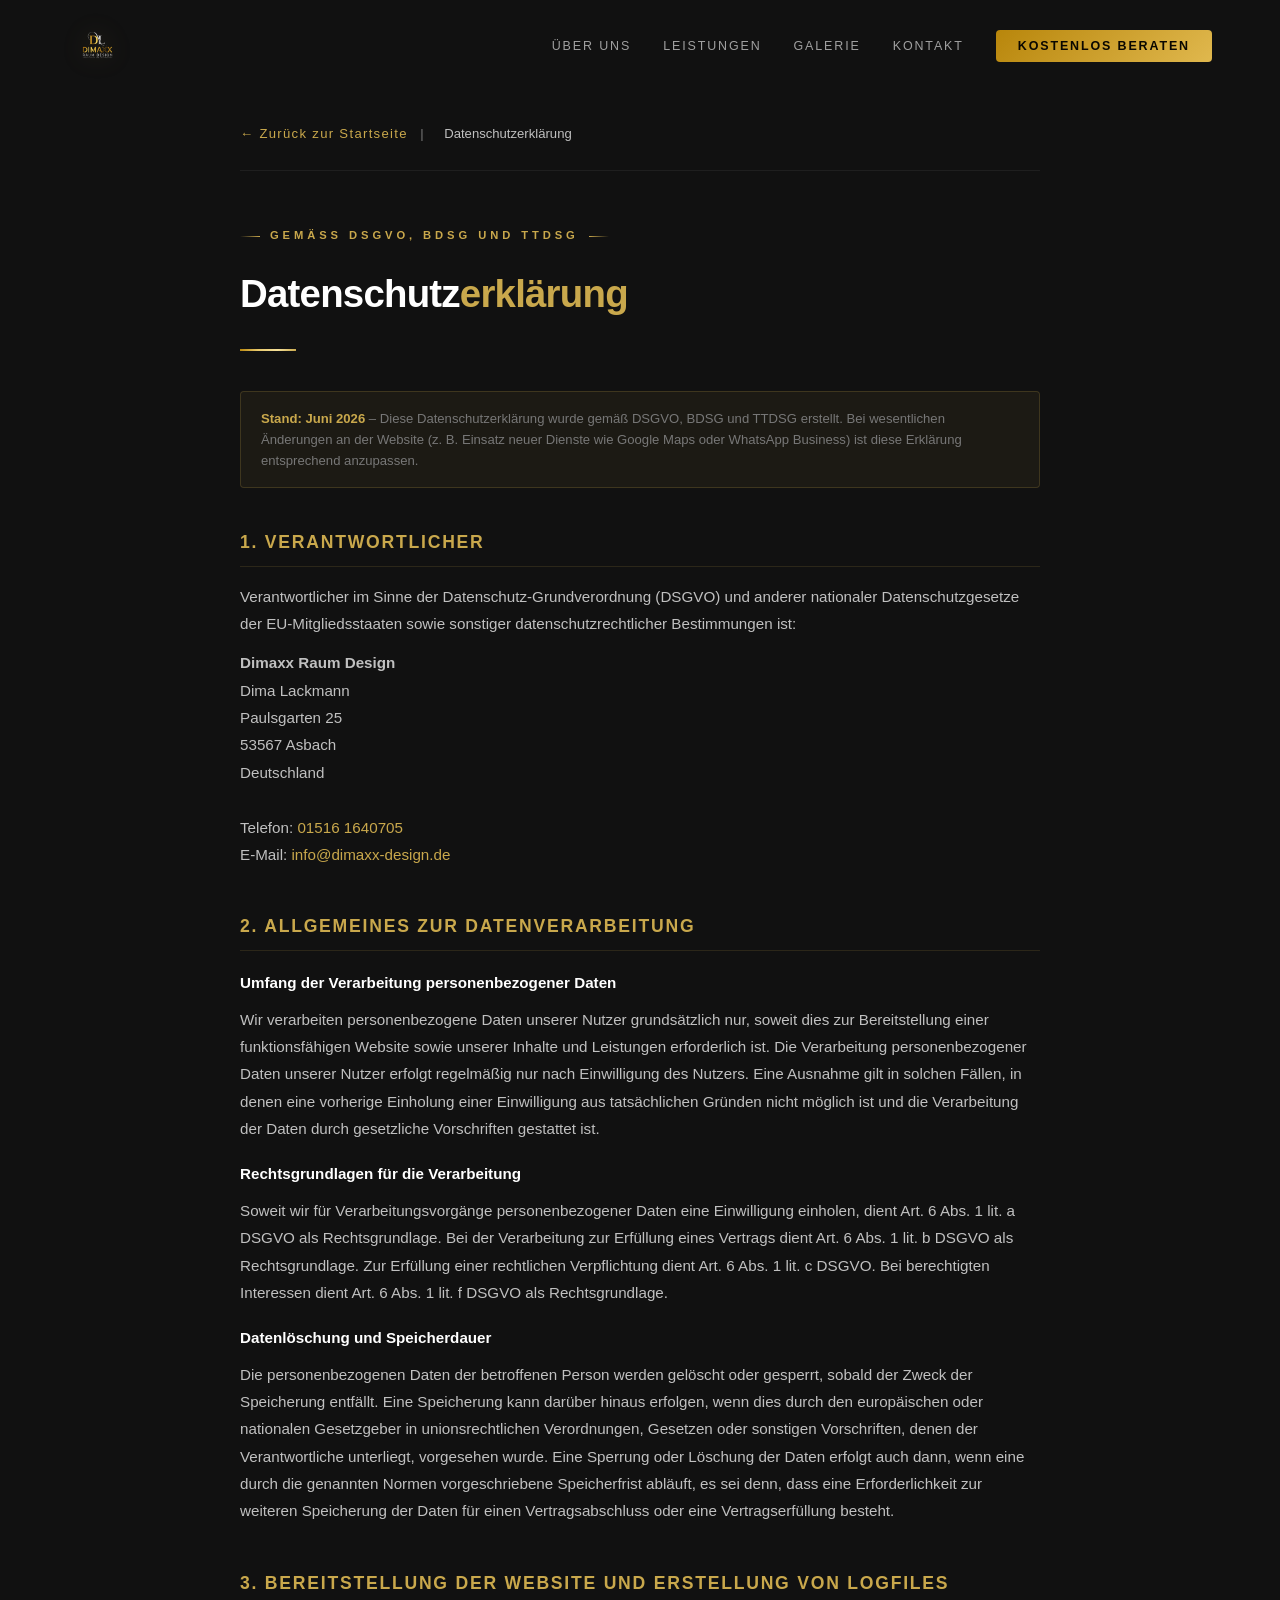
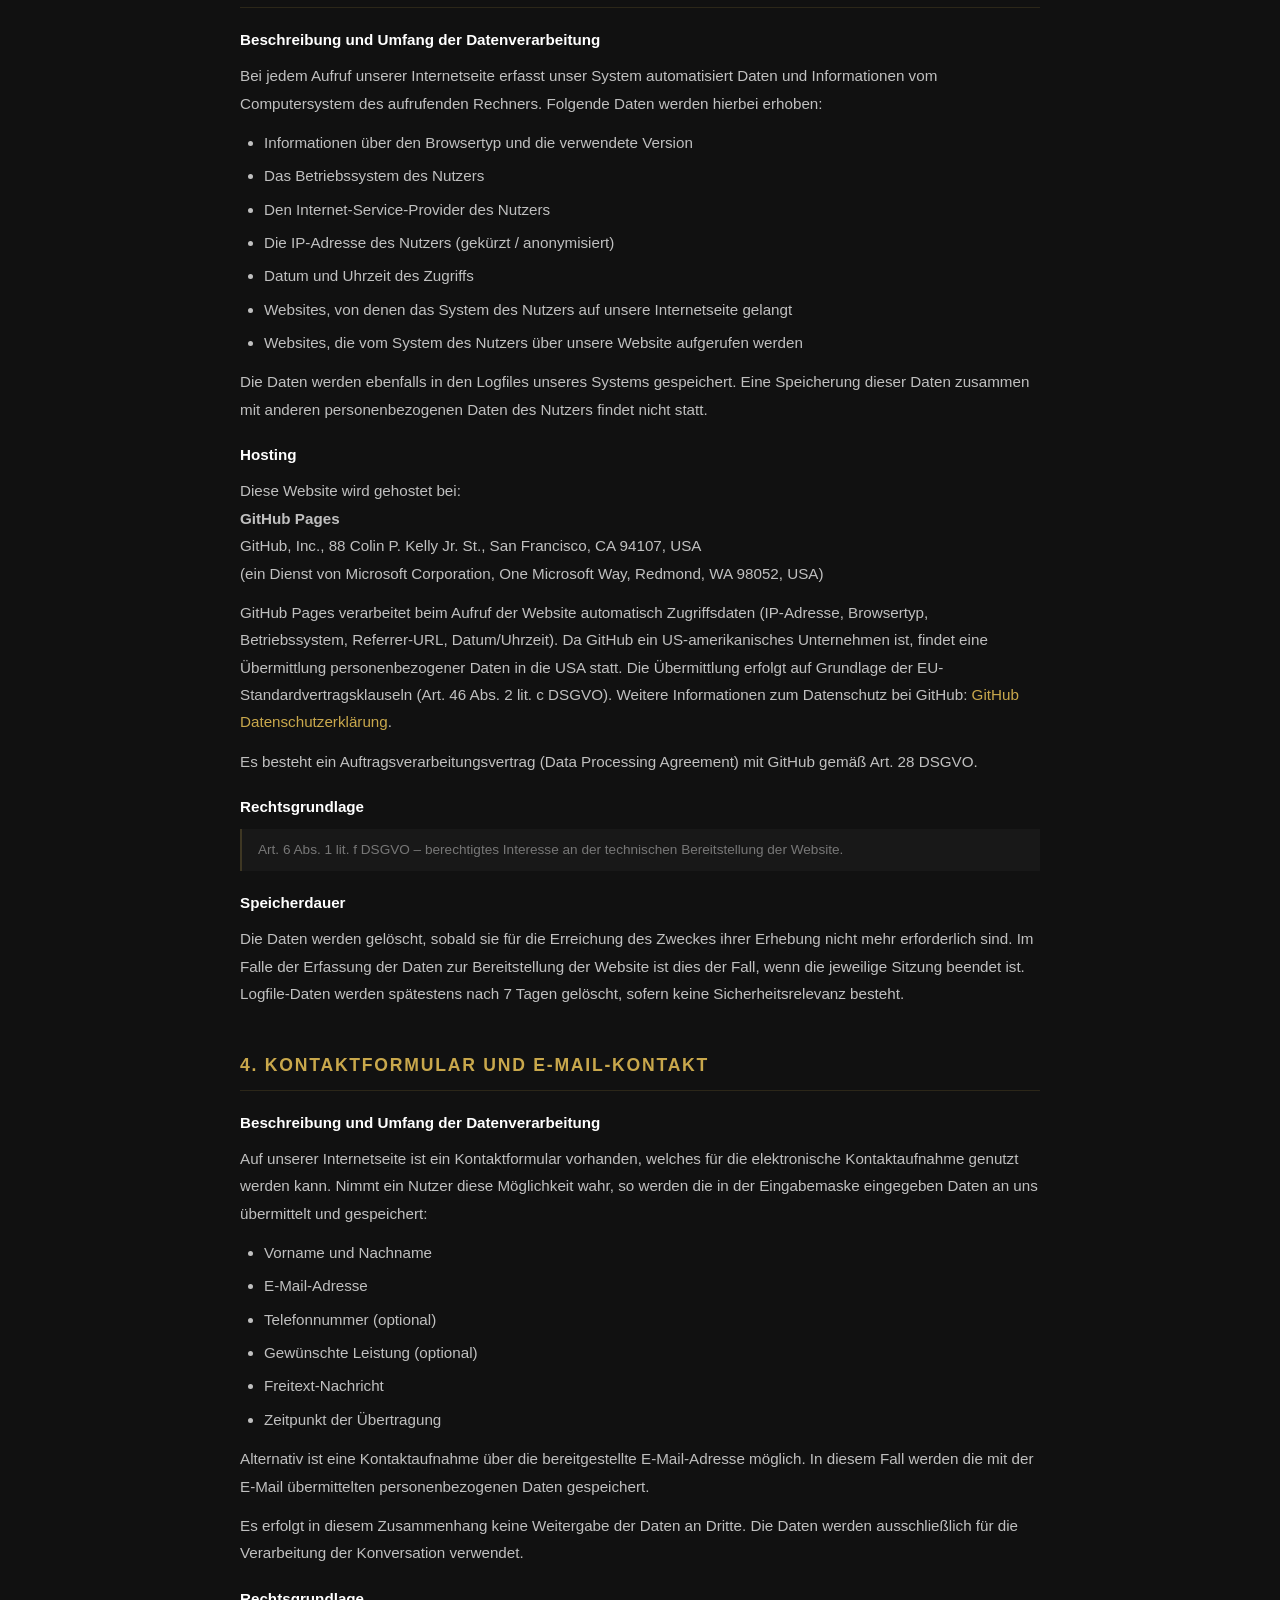
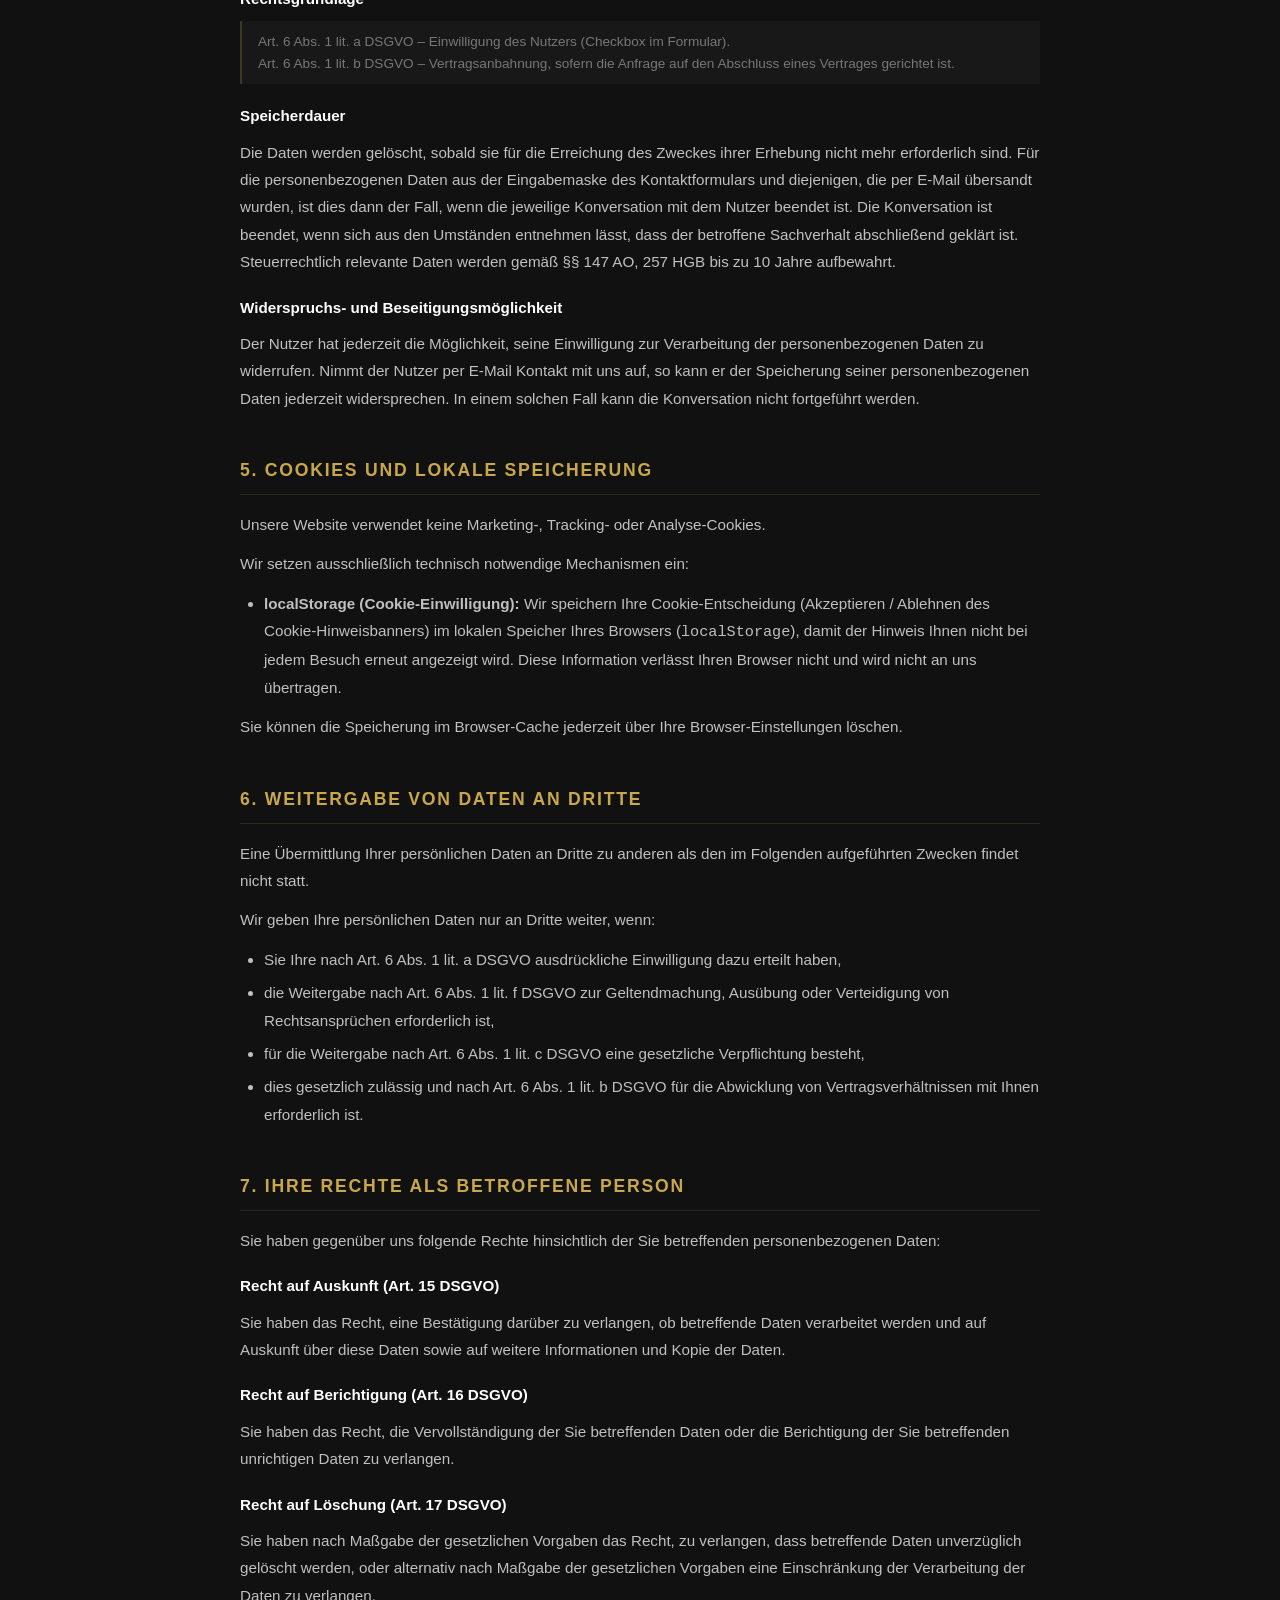
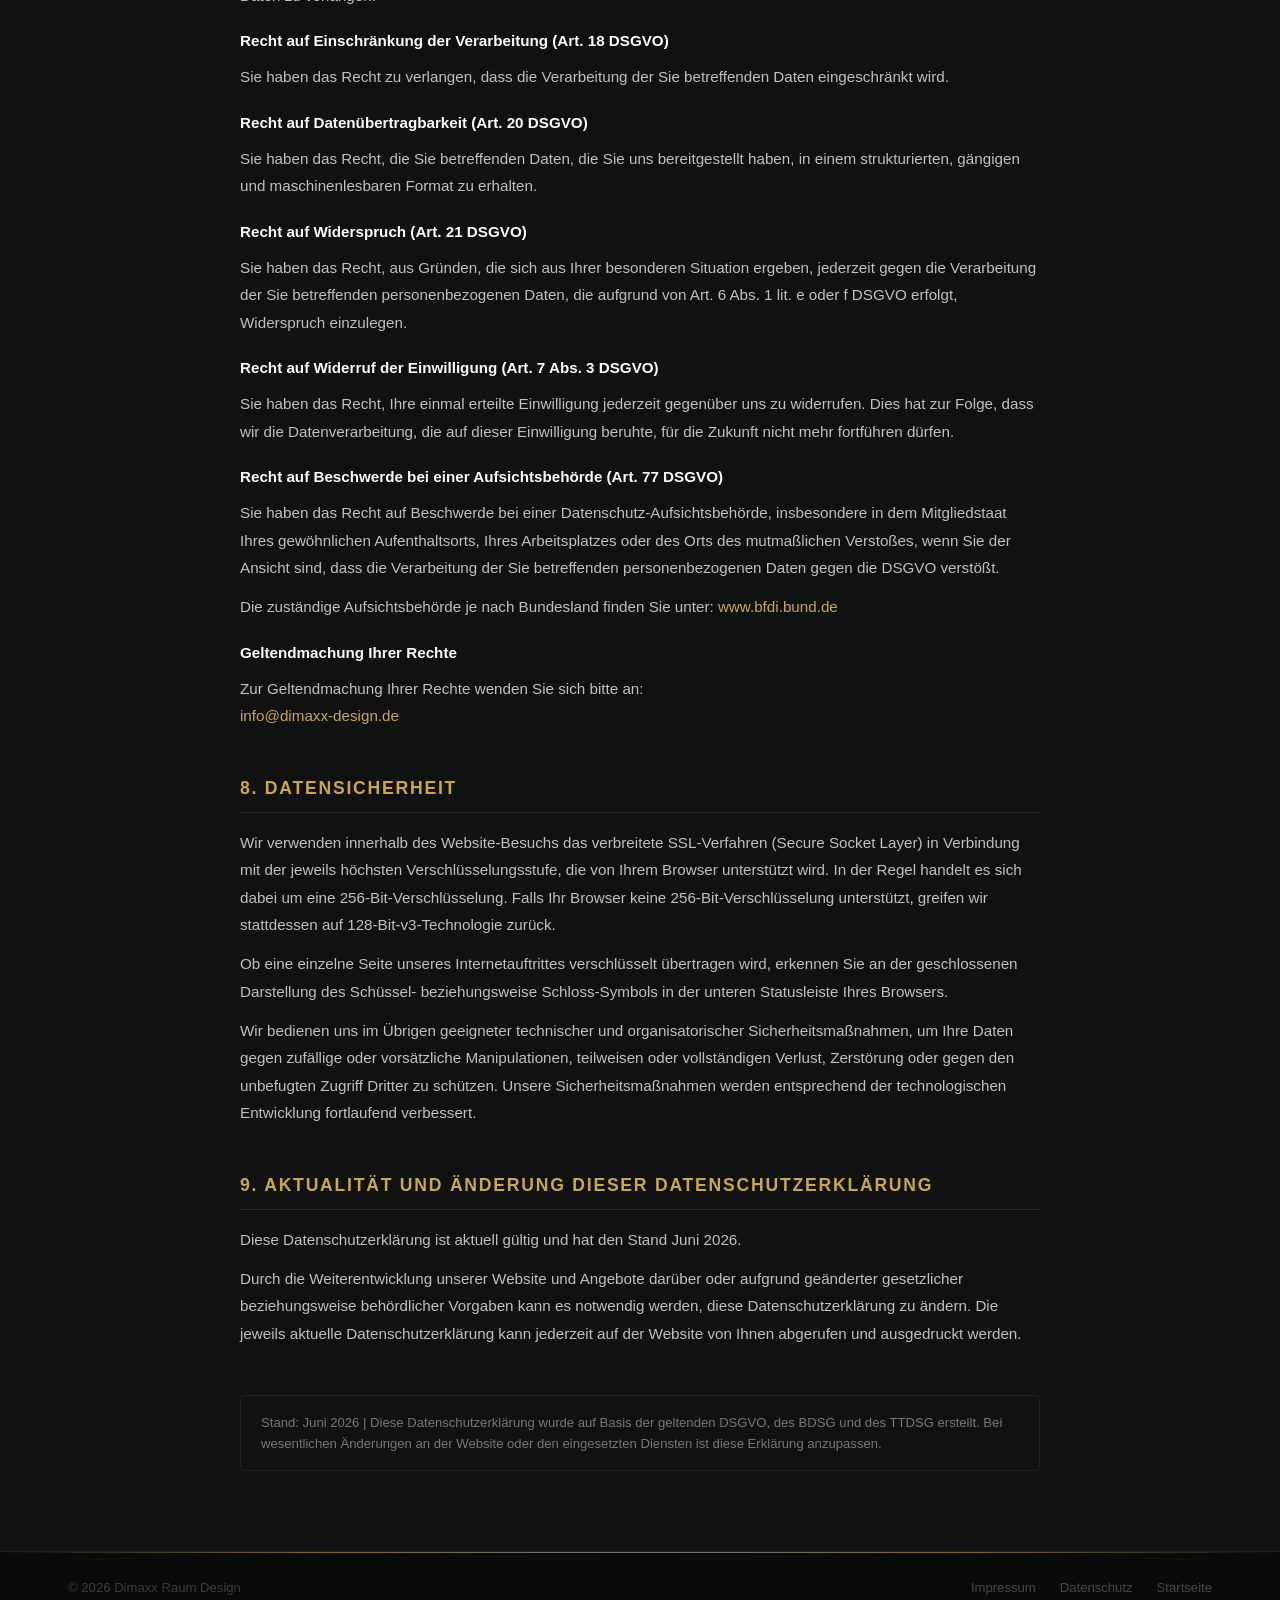
<file: datenschutz.html>
<!DOCTYPE html>
<html lang="de">
<head>
  <meta charset="UTF-8">
  <meta name="viewport" content="width=device-width, initial-scale=1.0">
  <meta name="robots" content="noindex, nofollow">
  <title>Datenschutzerklärung – Dimaxx Spanndecken</title>
  <link rel="stylesheet" href="css/style.css">
  <style>
    .legal-page {
      padding-top: 120px;
      padding-bottom: 80px;
      min-height: 100vh;
      background: var(--black);
    }

    .legal-inner {
      max-width: 800px;
      margin: 0 auto;
    }

    .legal-inner h1 {
      font-size: 2.4rem;
      font-weight: 900;
      margin-bottom: 8px;
      letter-spacing: -0.02em;
    }

    .legal-inner h1 span { color: var(--gold); }

    .legal-breadcrumb {
      margin-bottom: 48px;
      padding-bottom: 24px;
      border-bottom: 1px solid rgba(255,255,255,0.06);
    }

    .legal-breadcrumb a {
      color: var(--gold);
      font-size: 0.82rem;
      letter-spacing: 0.1em;
    }

    .legal-breadcrumb span {
      color: var(--gray);
      font-size: 0.82rem;
      margin: 0 8px;
    }

    .legal-section {
      margin-bottom: 44px;
    }

    .legal-section h2 {
      font-size: 1.1rem;
      font-weight: 700;
      color: var(--gold);
      text-transform: uppercase;
      letter-spacing: 0.1em;
      margin-bottom: 16px;
      padding-bottom: 10px;
      border-bottom: 1px solid rgba(201,168,76,0.15);
    }

    .legal-section h3 {
      font-size: 0.95rem;
      font-weight: 700;
      color: var(--white);
      margin: 20px 0 10px;
    }

    .legal-section p {
      color: var(--light-gray);
      font-size: 0.95rem;
      line-height: 1.8;
      margin-bottom: 12px;
    }

    .legal-section ul {
      list-style: disc;
      margin-left: 24px;
      color: var(--light-gray);
      font-size: 0.95rem;
      line-height: 1.8;
      margin-bottom: 12px;
    }

    .legal-section ul li { margin-bottom: 6px; }

    .legal-section a {
      color: var(--gold);
      text-decoration: none;
    }

    .legal-section a:hover { text-decoration: underline; }

    .placeholder {
      background: rgba(201,168,76,0.08);
      border: 1px dashed rgba(201,168,76,0.3);
      border-radius: 3px;
      padding: 2px 8px;
      color: var(--gold);
      font-size: 0.85rem;
    }

    .legal-note {
      background: rgba(201,168,76,0.06);
      border: 1px solid rgba(201,168,76,0.2);
      border-radius: 4px;
      padding: 16px 20px;
      margin-bottom: 40px;
      color: var(--gray);
      font-size: 0.82rem;
      line-height: 1.6;
    }

    .legal-note strong { color: var(--gold); }

    .rechtsgrundlage {
      background: rgba(255,255,255,0.03);
      border-left: 2px solid var(--gold-border);
      padding: 10px 16px;
      margin: 8px 0;
      font-size: 0.85rem;
      color: var(--gray);
    }

    .stand-info {
      background: var(--dark);
      border: 1px solid rgba(255,255,255,0.06);
      border-radius: 4px;
      padding: 16px 20px;
      margin-top: 48px;
      font-size: 0.82rem;
      color: var(--gray);
    }
  </style>
</head>
<body>

<!-- Header -->
<header id="header" class="scrolled">
  <div class="container">
    <nav>
      <a href="index.html" class="logo-img-link" aria-label="Dimaxx Raum Design – Startseite">
        <img src="images/logo-web.png" alt="Dimaxx Raum Design" class="logo-img" width="200" height="169">
      </a>
      <ul class="nav-links">
        <li><a href="index.html#about">Über uns</a></li>
        <li><a href="index.html#services">Leistungen</a></li>
        <li><a href="index.html#gallery">Galerie</a></li>
        <li><a href="index.html#contact">Kontakt</a></li>
        <li><a href="index.html#contact" class="nav-cta">Kostenlos beraten</a></li>
      </ul>
      <button class="hamburger" aria-label="Menü öffnen">
        <span></span><span></span><span></span>
      </button>
    </nav>
  </div>
</header>

<nav class="mobile-nav">
  <a href="index.html#about">Über uns</a>
  <a href="index.html#services">Leistungen</a>
  <a href="index.html#gallery">Galerie</a>
  <a href="index.html#contact">Kontakt</a>
</nav>

<!-- Content -->
<main class="legal-page">
  <div class="container">
    <div class="legal-inner">

      <div class="legal-breadcrumb">
        <a href="index.html">← Zurück zur Startseite</a>
        <span>|</span>
        <span style="color:var(--light-gray)">Datenschutzerklärung</span>
      </div>

      <span class="section-tag">Gemäß DSGVO, BDSG und TTDSG</span>
      <h1>Datenschutz<span>erklärung</span></h1>
      <div class="gold-line" style="margin-bottom:40px;"></div>

      <div class="legal-note">
        <strong>Stand: Juni 2026</strong> – Diese Datenschutzerklärung wurde gemäß DSGVO, BDSG und TTDSG erstellt.
        Bei wesentlichen Änderungen an der Website (z. B. Einsatz neuer Dienste wie Google Maps oder WhatsApp Business)
        ist diese Erklärung entsprechend anzupassen.
      </div>


      <!-- 1. Verantwortlicher -->
      <div class="legal-section">
        <h2>1. Verantwortlicher</h2>
        <p>
          Verantwortlicher im Sinne der Datenschutz-Grundverordnung (DSGVO) und anderer nationaler
          Datenschutzgesetze der EU-Mitgliedsstaaten sowie sonstiger datenschutzrechtlicher Bestimmungen ist:
        </p>
        <p>
          <strong>Dimaxx Raum Design</strong><br>
          Dima Lackmann<br>
          Paulsgarten 25<br>
          53567 Asbach<br>
          Deutschland<br><br>
          Telefon: <a href="tel:+4915161640705">01516 1640705</a><br>
          E-Mail: <a href="mailto:info@dimaxx-design.de">info@dimaxx-design.de</a>
        </p>
      </div>


      <!-- 2. Allgemeines -->
      <div class="legal-section">
        <h2>2. Allgemeines zur Datenverarbeitung</h2>

        <h3>Umfang der Verarbeitung personenbezogener Daten</h3>
        <p>
          Wir verarbeiten personenbezogene Daten unserer Nutzer grundsätzlich nur, soweit dies zur
          Bereitstellung einer funktionsfähigen Website sowie unserer Inhalte und Leistungen erforderlich
          ist. Die Verarbeitung personenbezogener Daten unserer Nutzer erfolgt regelmäßig nur nach
          Einwilligung des Nutzers. Eine Ausnahme gilt in solchen Fällen, in denen eine vorherige
          Einholung einer Einwilligung aus tatsächlichen Gründen nicht möglich ist und die Verarbeitung
          der Daten durch gesetzliche Vorschriften gestattet ist.
        </p>

        <h3>Rechtsgrundlagen für die Verarbeitung</h3>
        <p>
          Soweit wir für Verarbeitungsvorgänge personenbezogener Daten eine Einwilligung einholen,
          dient Art. 6 Abs. 1 lit. a DSGVO als Rechtsgrundlage. Bei der Verarbeitung zur Erfüllung
          eines Vertrags dient Art. 6 Abs. 1 lit. b DSGVO als Rechtsgrundlage. Zur Erfüllung einer
          rechtlichen Verpflichtung dient Art. 6 Abs. 1 lit. c DSGVO. Bei berechtigten Interessen
          dient Art. 6 Abs. 1 lit. f DSGVO als Rechtsgrundlage.
        </p>

        <h3>Datenlöschung und Speicherdauer</h3>
        <p>
          Die personenbezogenen Daten der betroffenen Person werden gelöscht oder gesperrt, sobald
          der Zweck der Speicherung entfällt. Eine Speicherung kann darüber hinaus erfolgen, wenn
          dies durch den europäischen oder nationalen Gesetzgeber in unionsrechtlichen Verordnungen,
          Gesetzen oder sonstigen Vorschriften, denen der Verantwortliche unterliegt, vorgesehen wurde.
          Eine Sperrung oder Löschung der Daten erfolgt auch dann, wenn eine durch die genannten
          Normen vorgeschriebene Speicherfrist abläuft, es sei denn, dass eine Erforderlichkeit zur
          weiteren Speicherung der Daten für einen Vertragsabschluss oder eine Vertragserfüllung besteht.
        </p>
      </div>


      <!-- 3. Bereitstellung der Website -->
      <div class="legal-section">
        <h2>3. Bereitstellung der Website und Erstellung von Logfiles</h2>

        <h3>Beschreibung und Umfang der Datenverarbeitung</h3>
        <p>
          Bei jedem Aufruf unserer Internetseite erfasst unser System automatisiert Daten und
          Informationen vom Computersystem des aufrufenden Rechners. Folgende Daten werden hierbei erhoben:
        </p>
        <ul>
          <li>Informationen über den Browsertyp und die verwendete Version</li>
          <li>Das Betriebssystem des Nutzers</li>
          <li>Den Internet-Service-Provider des Nutzers</li>
          <li>Die IP-Adresse des Nutzers (gekürzt / anonymisiert)</li>
          <li>Datum und Uhrzeit des Zugriffs</li>
          <li>Websites, von denen das System des Nutzers auf unsere Internetseite gelangt</li>
          <li>Websites, die vom System des Nutzers über unsere Website aufgerufen werden</li>
        </ul>
        <p>
          Die Daten werden ebenfalls in den Logfiles unseres Systems gespeichert.
          Eine Speicherung dieser Daten zusammen mit anderen personenbezogenen Daten des Nutzers findet nicht statt.
        </p>

        <h3>Hosting</h3>
        <p>
          Diese Website wird gehostet bei:<br>
          <strong>GitHub Pages</strong><br>
          GitHub, Inc., 88 Colin P. Kelly Jr. St., San Francisco, CA 94107, USA<br>
          (ein Dienst von Microsoft Corporation, One Microsoft Way, Redmond, WA 98052, USA)
        </p>
        <p>
          GitHub Pages verarbeitet beim Aufruf der Website automatisch Zugriffsdaten
          (IP-Adresse, Browsertyp, Betriebssystem, Referrer-URL, Datum/Uhrzeit). Da GitHub
          ein US-amerikanisches Unternehmen ist, findet eine Übermittlung personenbezogener
          Daten in die USA statt. Die Übermittlung erfolgt auf Grundlage der EU-Standardvertragsklauseln
          (Art. 46 Abs. 2 lit. c DSGVO). Weitere Informationen zum Datenschutz bei GitHub:
          <a href="https://docs.github.com/de/site-policy/privacy-policies/github-general-privacy-statement" target="_blank" rel="noopener noreferrer">GitHub Datenschutzerklärung</a>.
        </p>
        <p>
          Es besteht ein Auftragsverarbeitungsvertrag (Data Processing Agreement) mit GitHub
          gemäß Art. 28 DSGVO.
        </p>

        <h3>Rechtsgrundlage</h3>
        <div class="rechtsgrundlage">
          Art. 6 Abs. 1 lit. f DSGVO – berechtigtes Interesse an der technischen Bereitstellung der Website.
        </div>

        <h3>Speicherdauer</h3>
        <p>
          Die Daten werden gelöscht, sobald sie für die Erreichung des Zweckes ihrer Erhebung nicht
          mehr erforderlich sind. Im Falle der Erfassung der Daten zur Bereitstellung der Website
          ist dies der Fall, wenn die jeweilige Sitzung beendet ist. Logfile-Daten werden spätestens
          nach 7 Tagen gelöscht, sofern keine Sicherheitsrelevanz besteht.
        </p>
      </div>


      <!-- 4. Kontaktformular -->
      <div class="legal-section">
        <h2>4. Kontaktformular und E-Mail-Kontakt</h2>

        <h3>Beschreibung und Umfang der Datenverarbeitung</h3>
        <p>
          Auf unserer Internetseite ist ein Kontaktformular vorhanden, welches für die elektronische
          Kontaktaufnahme genutzt werden kann. Nimmt ein Nutzer diese Möglichkeit wahr, so werden
          die in der Eingabemaske eingegeben Daten an uns übermittelt und gespeichert:
        </p>
        <ul>
          <li>Vorname und Nachname</li>
          <li>E-Mail-Adresse</li>
          <li>Telefonnummer (optional)</li>
          <li>Gewünschte Leistung (optional)</li>
          <li>Freitext-Nachricht</li>
          <li>Zeitpunkt der Übertragung</li>
        </ul>
        <p>
          Alternativ ist eine Kontaktaufnahme über die bereitgestellte E-Mail-Adresse möglich.
          In diesem Fall werden die mit der E-Mail übermittelten personenbezogenen Daten gespeichert.
        </p>
        <p>
          Es erfolgt in diesem Zusammenhang keine Weitergabe der Daten an Dritte.
          Die Daten werden ausschließlich für die Verarbeitung der Konversation verwendet.
        </p>

        <h3>Rechtsgrundlage</h3>
        <div class="rechtsgrundlage">
          Art. 6 Abs. 1 lit. a DSGVO – Einwilligung des Nutzers (Checkbox im Formular).<br>
          Art. 6 Abs. 1 lit. b DSGVO – Vertragsanbahnung, sofern die Anfrage auf den Abschluss eines Vertrages gerichtet ist.
        </div>

        <h3>Speicherdauer</h3>
        <p>
          Die Daten werden gelöscht, sobald sie für die Erreichung des Zweckes ihrer Erhebung nicht
          mehr erforderlich sind. Für die personenbezogenen Daten aus der Eingabemaske des Kontaktformulars
          und diejenigen, die per E-Mail übersandt wurden, ist dies dann der Fall, wenn die jeweilige
          Konversation mit dem Nutzer beendet ist. Die Konversation ist beendet, wenn sich aus den
          Umständen entnehmen lässt, dass der betroffene Sachverhalt abschließend geklärt ist.
          Steuerrechtlich relevante Daten werden gemäß §§ 147 AO, 257 HGB bis zu 10 Jahre aufbewahrt.
        </p>

        <h3>Widerspruchs- und Beseitigungsmöglichkeit</h3>
        <p>
          Der Nutzer hat jederzeit die Möglichkeit, seine Einwilligung zur Verarbeitung der
          personenbezogenen Daten zu widerrufen. Nimmt der Nutzer per E-Mail Kontakt mit uns auf,
          so kann er der Speicherung seiner personenbezogenen Daten jederzeit widersprechen.
          In einem solchen Fall kann die Konversation nicht fortgeführt werden.
        </p>
      </div>


      <!-- 5. Cookies -->
      <div class="legal-section">
        <h2>5. Cookies und lokale Speicherung</h2>
        <p>
          Unsere Website verwendet keine Marketing-, Tracking- oder Analyse-Cookies.
        </p>
        <p>
          Wir setzen ausschließlich technisch notwendige Mechanismen ein:
        </p>
        <ul>
          <li>
            <strong>localStorage (Cookie-Einwilligung):</strong> Wir speichern Ihre Cookie-Entscheidung
            (Akzeptieren / Ablehnen des Cookie-Hinweisbanners) im lokalen Speicher Ihres Browsers
            (<code>localStorage</code>), damit der Hinweis Ihnen nicht bei jedem Besuch erneut
            angezeigt wird. Diese Information verlässt Ihren Browser nicht und wird nicht an uns übertragen.
          </li>
        </ul>
        <p>
          Sie können die Speicherung im Browser-Cache jederzeit über Ihre Browser-Einstellungen löschen.
        </p>
      </div>


      <!-- 6. Keine Weitergabe -->
      <div class="legal-section">
        <h2>6. Weitergabe von Daten an Dritte</h2>
        <p>
          Eine Übermittlung Ihrer persönlichen Daten an Dritte zu anderen als den im Folgenden
          aufgeführten Zwecken findet nicht statt.
        </p>
        <p>
          Wir geben Ihre persönlichen Daten nur an Dritte weiter, wenn:
        </p>
        <ul>
          <li>Sie Ihre nach Art. 6 Abs. 1 lit. a DSGVO ausdrückliche Einwilligung dazu erteilt haben,</li>
          <li>die Weitergabe nach Art. 6 Abs. 1 lit. f DSGVO zur Geltendmachung, Ausübung oder
              Verteidigung von Rechtsansprüchen erforderlich ist,</li>
          <li>für die Weitergabe nach Art. 6 Abs. 1 lit. c DSGVO eine gesetzliche Verpflichtung besteht,</li>
          <li>dies gesetzlich zulässig und nach Art. 6 Abs. 1 lit. b DSGVO für die Abwicklung
              von Vertragsverhältnissen mit Ihnen erforderlich ist.</li>
        </ul>
      </div>


      <!-- 7. Rechte der Betroffenen -->
      <div class="legal-section">
        <h2>7. Ihre Rechte als betroffene Person</h2>
        <p>
          Sie haben gegenüber uns folgende Rechte hinsichtlich der Sie betreffenden personenbezogenen Daten:
        </p>

        <h3>Recht auf Auskunft (Art. 15 DSGVO)</h3>
        <p>
          Sie haben das Recht, eine Bestätigung darüber zu verlangen, ob betreffende Daten verarbeitet
          werden und auf Auskunft über diese Daten sowie auf weitere Informationen und Kopie der Daten.
        </p>

        <h3>Recht auf Berichtigung (Art. 16 DSGVO)</h3>
        <p>
          Sie haben das Recht, die Vervollständigung der Sie betreffenden Daten oder die Berichtigung
          der Sie betreffenden unrichtigen Daten zu verlangen.
        </p>

        <h3>Recht auf Löschung (Art. 17 DSGVO)</h3>
        <p>
          Sie haben nach Maßgabe der gesetzlichen Vorgaben das Recht, zu verlangen, dass betreffende
          Daten unverzüglich gelöscht werden, oder alternativ nach Maßgabe der gesetzlichen Vorgaben
          eine Einschränkung der Verarbeitung der Daten zu verlangen.
        </p>

        <h3>Recht auf Einschränkung der Verarbeitung (Art. 18 DSGVO)</h3>
        <p>
          Sie haben das Recht zu verlangen, dass die Verarbeitung der Sie betreffenden Daten
          eingeschränkt wird.
        </p>

        <h3>Recht auf Datenübertragbarkeit (Art. 20 DSGVO)</h3>
        <p>
          Sie haben das Recht, die Sie betreffenden Daten, die Sie uns bereitgestellt haben,
          in einem strukturierten, gängigen und maschinenlesbaren Format zu erhalten.
        </p>

        <h3>Recht auf Widerspruch (Art. 21 DSGVO)</h3>
        <p>
          Sie haben das Recht, aus Gründen, die sich aus Ihrer besonderen Situation ergeben,
          jederzeit gegen die Verarbeitung der Sie betreffenden personenbezogenen Daten,
          die aufgrund von Art. 6 Abs. 1 lit. e oder f DSGVO erfolgt, Widerspruch einzulegen.
        </p>

        <h3>Recht auf Widerruf der Einwilligung (Art. 7 Abs. 3 DSGVO)</h3>
        <p>
          Sie haben das Recht, Ihre einmal erteilte Einwilligung jederzeit gegenüber uns zu widerrufen.
          Dies hat zur Folge, dass wir die Datenverarbeitung, die auf dieser Einwilligung beruhte,
          für die Zukunft nicht mehr fortführen dürfen.
        </p>

        <h3>Recht auf Beschwerde bei einer Aufsichtsbehörde (Art. 77 DSGVO)</h3>
        <p>
          Sie haben das Recht auf Beschwerde bei einer Datenschutz-Aufsichtsbehörde,
          insbesondere in dem Mitgliedstaat Ihres gewöhnlichen Aufenthaltsorts, Ihres Arbeitsplatzes
          oder des Orts des mutmaßlichen Verstoßes, wenn Sie der Ansicht sind, dass die Verarbeitung
          der Sie betreffenden personenbezogenen Daten gegen die DSGVO verstößt.
        </p>
        <p>
          Die zuständige Aufsichtsbehörde je nach Bundesland finden Sie unter:
          <a href="https://www.bfdi.bund.de/DE/Infothek/Anschriften_Links/anschriften_links-node.html"
             target="_blank" rel="noopener noreferrer">
            www.bfdi.bund.de
          </a>
        </p>

        <h3>Geltendmachung Ihrer Rechte</h3>
        <p>
          Zur Geltendmachung Ihrer Rechte wenden Sie sich bitte an:<br>
          <a href="mailto:info@dimaxx-design.de">info@dimaxx-design.de</a>
        </p>
      </div>


      <!-- 8. Datensicherheit -->
      <div class="legal-section">
        <h2>8. Datensicherheit</h2>
        <p>
          Wir verwenden innerhalb des Website-Besuchs das verbreitete SSL-Verfahren (Secure Socket Layer)
          in Verbindung mit der jeweils höchsten Verschlüsselungsstufe, die von Ihrem Browser
          unterstützt wird. In der Regel handelt es sich dabei um eine 256-Bit-Verschlüsselung.
          Falls Ihr Browser keine 256-Bit-Verschlüsselung unterstützt, greifen wir stattdessen
          auf 128-Bit-v3-Technologie zurück.
        </p>
        <p>
          Ob eine einzelne Seite unseres Internetauftrittes verschlüsselt übertragen wird, erkennen Sie
          an der geschlossenen Darstellung des Schüssel- beziehungsweise Schloss-Symbols in der unteren
          Statusleiste Ihres Browsers.
        </p>
        <p>
          Wir bedienen uns im Übrigen geeigneter technischer und organisatorischer Sicherheitsmaßnahmen,
          um Ihre Daten gegen zufällige oder vorsätzliche Manipulationen, teilweisen oder vollständigen
          Verlust, Zerstörung oder gegen den unbefugten Zugriff Dritter zu schützen.
          Unsere Sicherheitsmaßnahmen werden entsprechend der technologischen Entwicklung fortlaufend verbessert.
        </p>
      </div>


      <!-- 9. Aktualität -->
      <div class="legal-section">
        <h2>9. Aktualität und Änderung dieser Datenschutzerklärung</h2>
        <p>
          Diese Datenschutzerklärung ist aktuell gültig und hat den Stand
          Juni 2026.
        </p>
        <p>
          Durch die Weiterentwicklung unserer Website und Angebote darüber oder aufgrund geänderter
          gesetzlicher beziehungsweise behördlicher Vorgaben kann es notwendig werden, diese
          Datenschutzerklärung zu ändern. Die jeweils aktuelle Datenschutzerklärung kann jederzeit
          auf der Website von Ihnen abgerufen und ausgedruckt werden.
        </p>
      </div>

      <div class="stand-info">
        Stand: Juni 2026 |
        Diese Datenschutzerklärung wurde auf Basis der geltenden DSGVO, des BDSG und des TTDSG erstellt.
        Bei wesentlichen Änderungen an der Website oder den eingesetzten Diensten ist diese Erklärung anzupassen.
      </div>

    </div>
  </div>
</main>

<!-- Footer minimal -->
<footer id="footer">
  <div class="container">
    <div class="footer-bottom">
      <p class="footer-copy">&copy; <span id="year"></span> Dimaxx Raum Design</p>
      <div class="footer-legal-links">
        <a href="impressum.html">Impressum</a>
        <a href="datenschutz.html">Datenschutz</a>
        <a href="index.html">Startseite</a>
      </div>
    </div>
  </div>
</footer>

<script src="js/main.js"></script>
<script>document.getElementById('year').textContent = new Date().getFullYear();</script>
</body>
</html>
</file>
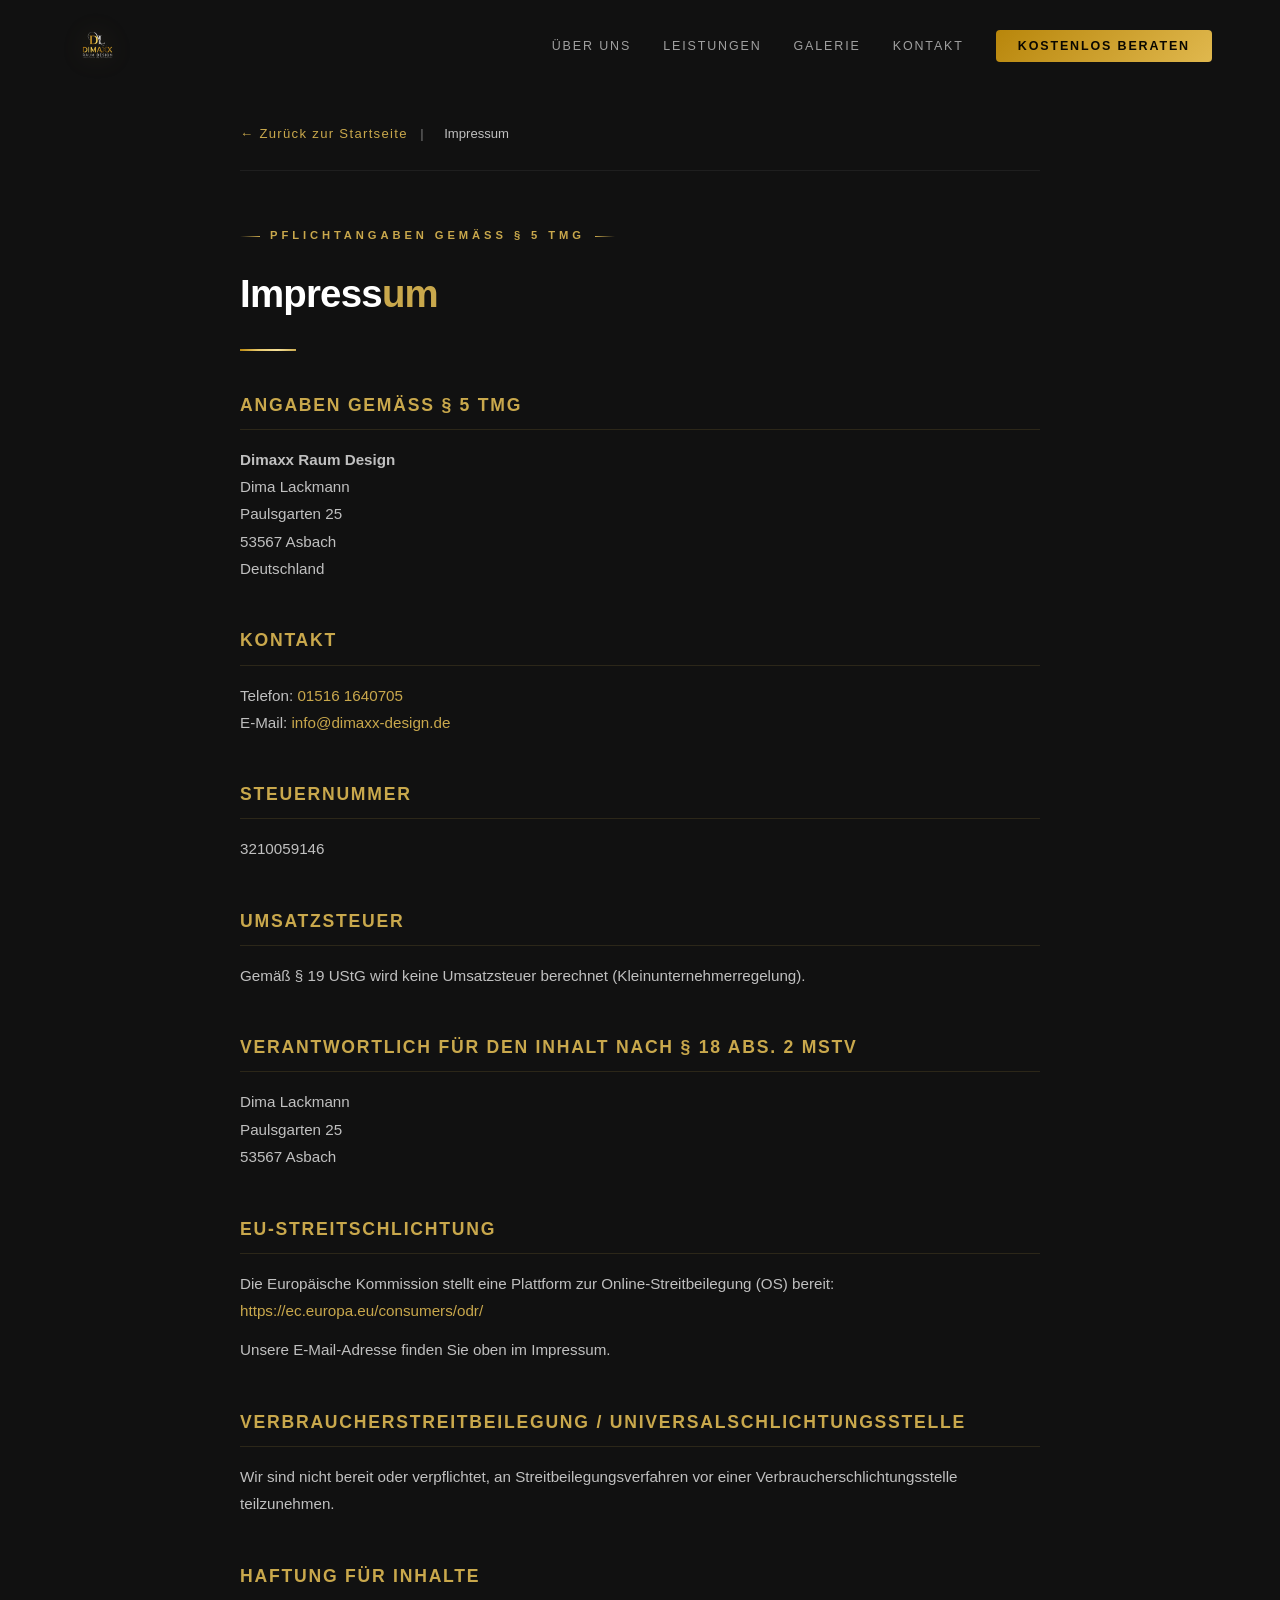
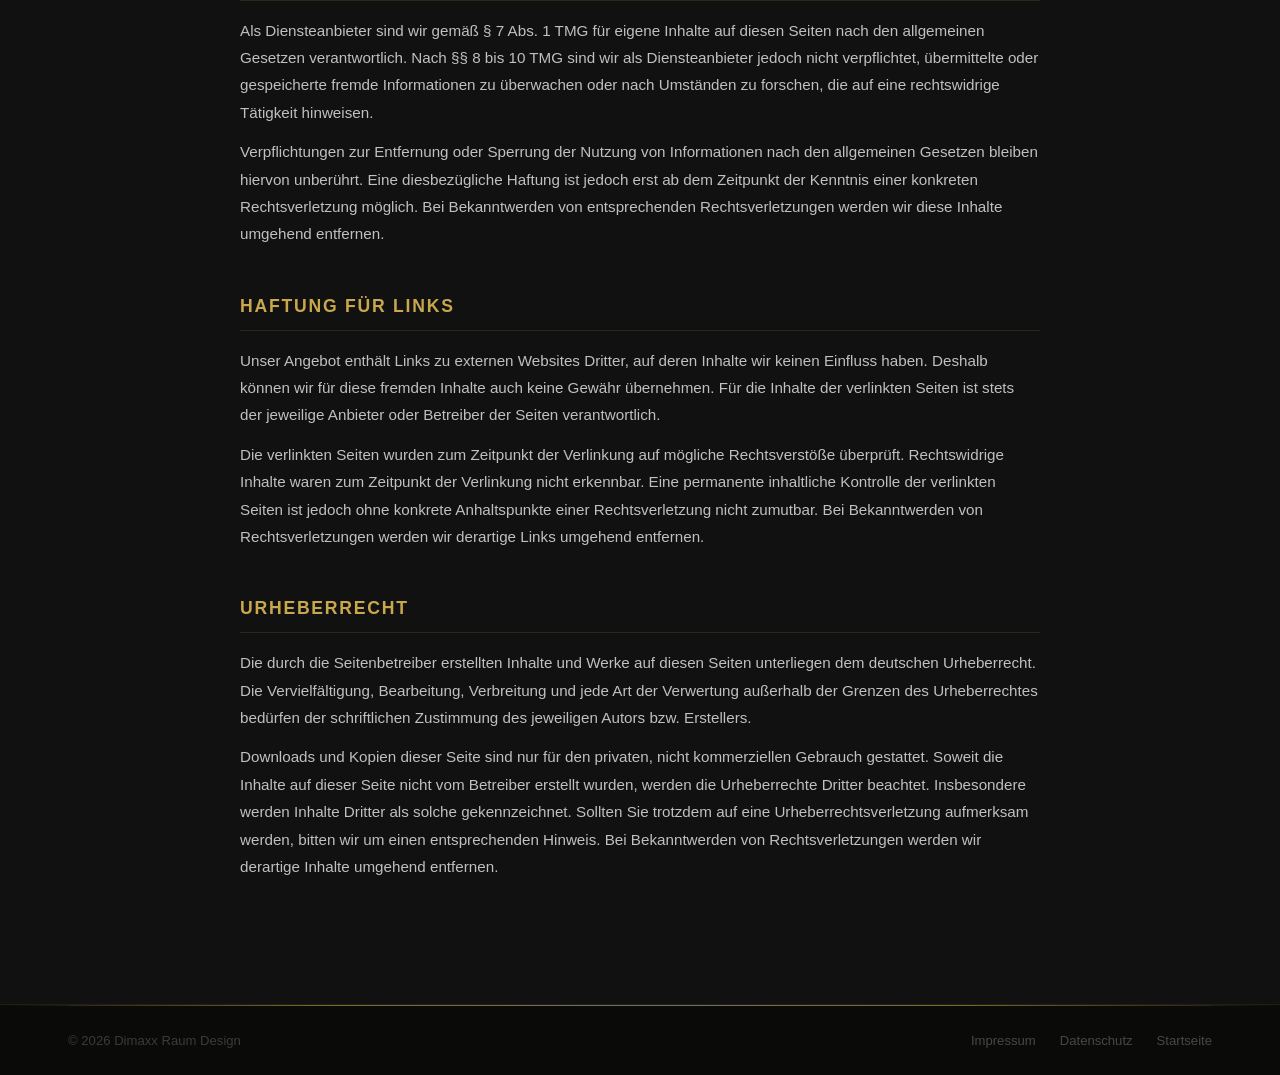
<file: impressum.html>
<!DOCTYPE html>
<html lang="de">
<head>
  <meta charset="UTF-8">
  <meta name="viewport" content="width=device-width, initial-scale=1.0">
  <meta name="robots" content="noindex, nofollow">
  <title>Impressum – Dimaxx Spanndecken</title>
  <link rel="stylesheet" href="css/style.css">
  <style>
    .legal-page {
      padding-top: 120px;
      padding-bottom: 80px;
      min-height: 100vh;
      background: var(--black);
    }

    .legal-inner {
      max-width: 800px;
      margin: 0 auto;
    }

    .legal-inner h1 {
      font-size: 2.4rem;
      font-weight: 900;
      margin-bottom: 8px;
      letter-spacing: -0.02em;
    }

    .legal-inner h1 span { color: var(--gold); }

    .legal-breadcrumb {
      margin-bottom: 48px;
      padding-bottom: 24px;
      border-bottom: 1px solid rgba(255,255,255,0.06);
    }

    .legal-breadcrumb a {
      color: var(--gold);
      font-size: 0.82rem;
      letter-spacing: 0.1em;
    }

    .legal-breadcrumb span {
      color: var(--gray);
      font-size: 0.82rem;
      margin: 0 8px;
    }

    .legal-section {
      margin-bottom: 44px;
    }

    .legal-section h2 {
      font-size: 1.1rem;
      font-weight: 700;
      color: var(--gold);
      text-transform: uppercase;
      letter-spacing: 0.1em;
      margin-bottom: 16px;
      padding-bottom: 10px;
      border-bottom: 1px solid rgba(201,168,76,0.15);
    }

    .legal-section p,
    .legal-section address {
      color: var(--light-gray);
      font-size: 0.95rem;
      line-height: 1.8;
      font-style: normal;
      margin-bottom: 12px;
    }

    .legal-section a {
      color: var(--gold);
      text-decoration: none;
    }

    .legal-section a:hover { text-decoration: underline; }

    .placeholder {
      background: rgba(201,168,76,0.08);
      border: 1px dashed rgba(201,168,76,0.3);
      border-radius: 3px;
      padding: 2px 8px;
      color: var(--gold);
      font-size: 0.85rem;
    }

    .legal-note {
      background: rgba(201,168,76,0.06);
      border: 1px solid rgba(201,168,76,0.2);
      border-radius: 4px;
      padding: 16px 20px;
      margin-bottom: 40px;
      color: var(--gray);
      font-size: 0.82rem;
      line-height: 1.6;
    }

    .legal-note strong { color: var(--gold); }
  </style>
</head>
<body>

<!-- Header -->
<header id="header" class="scrolled">
  <div class="container">
    <nav>
      <a href="index.html" class="logo-img-link" aria-label="Dimaxx Raum Design – Startseite">
        <img src="images/logo-web.png" alt="Dimaxx Raum Design" class="logo-img" width="200" height="169">
      </a>
      <ul class="nav-links">
        <li><a href="index.html#about">Über uns</a></li>
        <li><a href="index.html#services">Leistungen</a></li>
        <li><a href="index.html#gallery">Galerie</a></li>
        <li><a href="index.html#contact">Kontakt</a></li>
        <li><a href="index.html#contact" class="nav-cta">Kostenlos beraten</a></li>
      </ul>
      <button class="hamburger" aria-label="Menü öffnen">
        <span></span><span></span><span></span>
      </button>
    </nav>
  </div>
</header>

<nav class="mobile-nav">
  <a href="index.html#about">Über uns</a>
  <a href="index.html#services">Leistungen</a>
  <a href="index.html#gallery">Galerie</a>
  <a href="index.html#contact">Kontakt</a>
</nav>

<!-- Content -->
<main class="legal-page">
  <div class="container">
    <div class="legal-inner">

      <div class="legal-breadcrumb">
        <a href="index.html">← Zurück zur Startseite</a>
        <span>|</span>
        <span style="color:var(--light-gray)">Impressum</span>
      </div>

      <span class="section-tag">Pflichtangaben gemäß § 5 TMG</span>
      <h1>Impress<span>um</span></h1>
      <div class="gold-line" style="margin-bottom:40px;"></div>


      <!-- Angaben gemäß § 5 TMG -->
      <div class="legal-section">
        <h2>Angaben gemäß § 5 TMG</h2>
        <address>
          <strong>Dimaxx Raum Design</strong><br>
          Dima Lackmann<br>
          Paulsgarten 25<br>
          53567 Asbach<br>
          Deutschland
        </address>
      </div>

      <!-- Kontakt -->
      <div class="legal-section">
        <h2>Kontakt</h2>
        <p>
          Telefon: <a href="tel:+4915161640705">01516 1640705</a><br>
          E-Mail: <a href="mailto:info@dimaxx-design.de">info@dimaxx-design.de</a>
        </p>
      </div>

      <!-- Steuernummer -->
      <div class="legal-section">
        <h2>Steuernummer</h2>
        <p>
          3210059146
        </p>
      </div>

      <!-- Umsatzsteuer -->
      <div class="legal-section">
        <h2>Umsatzsteuer</h2>
        <p>
          Gemäß § 19 UStG wird keine Umsatzsteuer berechnet
          (Kleinunternehmerregelung).
        </p>
      </div>

      <!-- Kein Handelsregistereintrag (Einzelunternehmer) -->

      <!-- Berufsbezeichnung (nur bei reglementierten Berufen) -->
      <!--
      <div class="legal-section">
        <h2>Berufsbezeichnung und berufsrechtliche Regelungen</h2>
        <p>
          Nur relevant, wenn ein reglementierter Beruf ausgeübt wird (z. B. Handwerksmeister mit Pflichtinnung).
          Falls zutreffend, ergänzen Sie:
          Berufsbezeichnung, verliehen in: Deutschland
          Zuständige Kammer: [BITTE ERGÄNZEN]
          Handwerkskammer-Nummer: [BITTE ERGÄNZEN]
        </p>
      </div>
      -->

      <!-- Verantwortlich für den Inhalt -->
      <div class="legal-section">
        <h2>Verantwortlich für den Inhalt nach § 18 Abs. 2 MStV</h2>
        <address>
          Dima Lackmann<br>
          Paulsgarten 25<br>
          53567 Asbach
        </address>
      </div>

      <!-- EU-Streitschlichtung -->
      <div class="legal-section">
        <h2>EU-Streitschlichtung</h2>
        <p>
          Die Europäische Kommission stellt eine Plattform zur Online-Streitbeilegung (OS) bereit:
          <a href="https://ec.europa.eu/consumers/odr/" target="_blank" rel="noopener noreferrer">
            https://ec.europa.eu/consumers/odr/
          </a>
        </p>
        <p>
          Unsere E-Mail-Adresse finden Sie oben im Impressum.
        </p>
      </div>

      <!-- Verbraucherstreitbeilegung -->
      <div class="legal-section">
        <h2>Verbraucherstreitbeilegung / Universalschlichtungsstelle</h2>
        <p>
          Wir sind nicht bereit oder verpflichtet, an Streitbeilegungsverfahren vor einer
          Verbraucherschlichtungsstelle teilzunehmen.
        </p>
      </div>

      <!-- Haftung für Inhalte -->
      <div class="legal-section">
        <h2>Haftung für Inhalte</h2>
        <p>
          Als Diensteanbieter sind wir gemäß § 7 Abs. 1 TMG für eigene Inhalte auf diesen Seiten
          nach den allgemeinen Gesetzen verantwortlich. Nach §§ 8 bis 10 TMG sind wir als
          Diensteanbieter jedoch nicht verpflichtet, übermittelte oder gespeicherte fremde Informationen
          zu überwachen oder nach Umständen zu forschen, die auf eine rechtswidrige Tätigkeit hinweisen.
        </p>
        <p>
          Verpflichtungen zur Entfernung oder Sperrung der Nutzung von Informationen nach den
          allgemeinen Gesetzen bleiben hiervon unberührt. Eine diesbezügliche Haftung ist jedoch
          erst ab dem Zeitpunkt der Kenntnis einer konkreten Rechtsverletzung möglich. Bei
          Bekanntwerden von entsprechenden Rechtsverletzungen werden wir diese Inhalte umgehend entfernen.
        </p>
      </div>

      <!-- Haftung für Links -->
      <div class="legal-section">
        <h2>Haftung für Links</h2>
        <p>
          Unser Angebot enthält Links zu externen Websites Dritter, auf deren Inhalte wir keinen
          Einfluss haben. Deshalb können wir für diese fremden Inhalte auch keine Gewähr übernehmen.
          Für die Inhalte der verlinkten Seiten ist stets der jeweilige Anbieter oder Betreiber
          der Seiten verantwortlich.
        </p>
        <p>
          Die verlinkten Seiten wurden zum Zeitpunkt der Verlinkung auf mögliche Rechtsverstöße
          überprüft. Rechtswidrige Inhalte waren zum Zeitpunkt der Verlinkung nicht erkennbar.
          Eine permanente inhaltliche Kontrolle der verlinkten Seiten ist jedoch ohne konkrete
          Anhaltspunkte einer Rechtsverletzung nicht zumutbar. Bei Bekanntwerden von Rechtsverletzungen
          werden wir derartige Links umgehend entfernen.
        </p>
      </div>

      <!-- Urheberrecht -->
      <div class="legal-section">
        <h2>Urheberrecht</h2>
        <p>
          Die durch die Seitenbetreiber erstellten Inhalte und Werke auf diesen Seiten unterliegen
          dem deutschen Urheberrecht. Die Vervielfältigung, Bearbeitung, Verbreitung und jede Art
          der Verwertung außerhalb der Grenzen des Urheberrechtes bedürfen der schriftlichen
          Zustimmung des jeweiligen Autors bzw. Erstellers.
        </p>
        <p>
          Downloads und Kopien dieser Seite sind nur für den privaten, nicht kommerziellen Gebrauch gestattet.
          Soweit die Inhalte auf dieser Seite nicht vom Betreiber erstellt wurden, werden die
          Urheberrechte Dritter beachtet. Insbesondere werden Inhalte Dritter als solche gekennzeichnet.
          Sollten Sie trotzdem auf eine Urheberrechtsverletzung aufmerksam werden, bitten wir um
          einen entsprechenden Hinweis. Bei Bekanntwerden von Rechtsverletzungen werden wir
          derartige Inhalte umgehend entfernen.
        </p>
      </div>

    </div>
  </div>
</main>

<!-- Footer minimal -->
<footer id="footer">
  <div class="container">
    <div class="footer-bottom">
      <p class="footer-copy">&copy; <span id="year"></span> Dimaxx Raum Design</p>
      <div class="footer-legal-links">
        <a href="impressum.html">Impressum</a>
        <a href="datenschutz.html">Datenschutz</a>
        <a href="index.html">Startseite</a>
      </div>
    </div>
  </div>
</footer>

<script src="js/main.js"></script>
<script>document.getElementById('year').textContent = new Date().getFullYear();</script>
</body>
</html>
</file>
<file: css/style.css>
/* ===========================
   CSS VARIABLES – Metallic Theme
   Inspiriert vom DIMAXX Logo:
   Gold (warm) + Silber (kühl) + Dunkles Anthrazit
=========================== */
:root {
  /* Hintergrund-Töne (Anthrazit wie Logo-BG) */
  --bg:         #111111;
  --bg-2:       #191919;
  --bg-3:       #222222;
  --bg-4:       #2a2a2a;
  --bg-glass:   rgba(255,255,255,0.03);

  /* Gold-Palette (DIMAXX-Schrift) */
  --gold-deep:  #7a5900;
  --gold:       #c9a84c;
  --gold-mid:   #e0b84e;
  --gold-light: #f0d070;
  --gold-shine: #fff0a0;
  --gold-dim:   rgba(201,168,76,0.12);
  --gold-border:rgba(201,168,76,0.22);

  /* Silber-Palette (RAUM DESIGN + DL-Monogramm) */
  --silver-deep:#555555;
  --silver:     #a0a0a0;
  --silver-mid: #c8c8c8;
  --silver-light:#e8e8e8;
  --silver-dim: rgba(200,200,200,0.08);

  /* Text */
  --white:      #ffffff;
  --gray:       #777777;
  --light-gray: #c0c0c0;

  /* Gradienten */
  --grad-gold:   linear-gradient(135deg, #b8860b, #e8c96d, #f5e09a, #c9a84c);
  --grad-silver: linear-gradient(135deg, #606060, #d0d0d0, #e8e8e8, #a0a0a0);
  --grad-metal:  linear-gradient(135deg, #b8860b 0%, #e8c96d 30%, #d4d4d4 60%, #a0a0a0 100%);
  --grad-bg:     linear-gradient(160deg, #111111 0%, #161412 50%, #111111 100%);

  /* Typografie */
  --font: -apple-system, BlinkMacSystemFont, 'Segoe UI', Roboto, 'Helvetica Neue', Arial, sans-serif;

  /* Übergänge */
  --ease: cubic-bezier(0.4, 0, 0.2, 1);
  --ease-out: cubic-bezier(0, 0, 0.2, 1);
  --t-fast: 0.2s var(--ease);
  --t-mid:  0.35s var(--ease);
  --t-slow: 0.6s var(--ease);

  --radius:     4px;
  --container:  1200px;
  --section-pad:110px;
}

/* ===========================
   RESET & BASE
=========================== */
*, *::before, *::after { margin:0; padding:0; box-sizing:border-box; }

html { scroll-behavior:smooth; font-size:16px; }

body {
  font-family: var(--font);
  background: var(--bg);
  color: var(--white);
  line-height: 1.6;
  overflow-x: hidden;
}

img { max-width:100%; display:block; }
a { color:inherit; text-decoration:none; }
ul { list-style:none; }
button { cursor:pointer; font-family:var(--font); }

/* ===========================
   LAYOUT
=========================== */
.container { max-width:var(--container); margin:0 auto; padding:0 28px; }
section { padding: var(--section-pad) 0; }

/* ===========================
   METALLIC TEXT EFFECTS
=========================== */
.text-gold {
  background: var(--grad-gold);
  background-size: 200% auto;
  -webkit-background-clip: text;
  -webkit-text-fill-color: transparent;
  background-clip: text;
}

.text-silver {
  background: var(--grad-silver);
  background-size: 200% auto;
  -webkit-background-clip: text;
  -webkit-text-fill-color: transparent;
  background-clip: text;
}

.text-shimmer {
  background: linear-gradient(
    90deg,
    #7a5900 0%,
    #c9a84c 20%,
    #f0d070 38%,
    #fff5b0 48%,
    #f0d070 58%,
    #c9a84c 75%,
    #7a5900 100%
  );
  background-size: 250% auto;
  -webkit-background-clip: text;
  -webkit-text-fill-color: transparent;
  background-clip: text;
  animation: shimmerGold 4s linear infinite;
}

.text-shimmer-silver {
  background: linear-gradient(
    90deg,
    #555 0%,
    #aaa 20%,
    #e8e8e8 38%,
    #fff 48%,
    #e8e8e8 58%,
    #aaa 75%,
    #555 100%
  );
  background-size: 250% auto;
  -webkit-background-clip: text;
  -webkit-text-fill-color: transparent;
  background-clip: text;
  animation: shimmerSilver 5s linear infinite;
}

@keyframes shimmerGold {
  from { background-position: 0% center; }
  to   { background-position: 250% center; }
}

@keyframes shimmerSilver {
  from { background-position: 250% center; }
  to   { background-position: 0% center; }
}

/* ===========================
   SECTION TYPOGRAPHY
=========================== */
.section-tag {
  display: inline-flex;
  align-items: center;
  gap: 10px;
  font-size: 0.7rem;
  letter-spacing: 0.35em;
  text-transform: uppercase;
  font-weight: 700;
  color: var(--gold);
  margin-bottom: 18px;
}

.section-tag::before,
.section-tag::after {
  content: '';
  display: block;
  width: 20px;
  height: 1px;
  background: linear-gradient(90deg, transparent, var(--gold));
}

.section-tag::after {
  background: linear-gradient(90deg, var(--gold), transparent);
}

.section-title {
  font-size: clamp(2rem, 3.5vw, 3.2rem);
  font-weight: 900;
  line-height: 1.1;
  letter-spacing: -0.025em;
  margin-bottom: 20px;
}

.section-desc {
  color: var(--gray);
  font-size: 1rem;
  line-height: 1.85;
  max-width: 580px;
}

.gold-line {
  width: 0;
  height: 2px;
  background: var(--grad-gold);
  margin: 24px 0;
  animation: expandLine 1s var(--ease-out) forwards;
  animation-play-state: paused;
}

.gold-line.visible { animation-play-state: running; }

@keyframes expandLine { from{width:0} to{width:56px} }

/* ===========================
   BUTTONS
=========================== */
.btn {
  display: inline-flex;
  align-items: center;
  gap: 10px;
  padding: 15px 38px;
  font-size: 0.78rem;
  font-weight: 700;
  letter-spacing: 0.2em;
  text-transform: uppercase;
  border-radius: var(--radius);
  border: none;
  outline: none;
  transition: all var(--t-mid);
  position: relative;
  overflow: hidden;
  cursor: pointer;
}

/* Shine sweep on hover */
.btn::after {
  content: '';
  position: absolute;
  top: -50%;
  left: -75%;
  width: 50%;
  height: 200%;
  background: linear-gradient(to right, transparent, rgba(255,255,255,0.18), transparent);
  transform: skewX(-20deg);
  transition: left 0.5s ease;
}

.btn:hover::after { left: 130%; }

.btn-gold {
  background: linear-gradient(135deg, #b8860b, #e0b84e, #f0d070, #c9a84c);
  background-size: 200% 200%;
  color: #0a0700;
  box-shadow: 0 4px 20px rgba(201,168,76,0.3);
  animation: btnGoldShift 4s ease infinite;
}

.btn-gold:hover {
  transform: translateY(-3px);
  box-shadow: 0 10px 40px rgba(201,168,76,0.5);
  color: #0a0700;
}

@keyframes btnGoldShift {
  0%,100% { background-position: 0% 50%; }
  50%      { background-position: 100% 50%; }
}

.btn-silver {
  background: linear-gradient(135deg, #555, #aaa, #e0e0e0, #888);
  background-size: 200% 200%;
  color: #111;
  box-shadow: 0 4px 20px rgba(160,160,160,0.25);
  animation: btnSilverShift 5s ease infinite;
}

.btn-silver:hover {
  transform: translateY(-3px);
  box-shadow: 0 10px 40px rgba(160,160,160,0.35);
  color: #111;
}

@keyframes btnSilverShift {
  0%,100% { background-position: 100% 50%; }
  50%      { background-position: 0% 50%; }
}

.btn-outline {
  background: transparent;
  color: var(--silver-mid);
  border: 1px solid rgba(200,200,200,0.2);
}

.btn-outline:hover {
  border-color: var(--gold);
  color: var(--gold-light);
  transform: translateY(-3px);
  box-shadow: 0 6px 24px rgba(201,168,76,0.15);
}

/* ===========================
   HEADER / NAV
=========================== */
#header {
  position: fixed;
  top:0; left:0; right:0;
  z-index: 1000;
  padding: 20px 0;
  transition: all 0.45s var(--ease);
}

#header.scrolled {
  background: rgba(17,17,17,0.92);
  backdrop-filter: blur(16px);
  -webkit-backdrop-filter: blur(16px);
  padding: 10px 0;
  border-bottom: 1px solid rgba(201,168,76,0.18);
  box-shadow: 0 4px 40px rgba(0,0,0,0.5);
}

nav { display:flex; justify-content:space-between; align-items:center; }

.logo-img-link { display:flex; align-items:center; flex-shrink:0; }

.logo-img {
  height: 50px;
  width: auto;
  display: block;
  transition: all var(--t-mid);
  filter: drop-shadow(0 0 12px rgba(201,168,76,0.25));
}

.logo-img:hover {
  filter: drop-shadow(0 0 20px rgba(201,168,76,0.5));
  transform: scale(1.03);
}

.footer-logo { height: 64px; width: auto; margin-bottom: 16px; }

.nav-links { display:flex; align-items:center; gap:32px; }

.nav-links a {
  color: var(--silver);
  font-size: 0.78rem;
  letter-spacing: 0.15em;
  text-transform: uppercase;
  font-weight: 500;
  position: relative;
  padding-bottom: 4px;
  transition: color var(--t-mid);
}

.nav-links a::after {
  content: '';
  position: absolute;
  bottom: 0; left: 0;
  width: 0; height: 1px;
  background: linear-gradient(90deg, var(--gold), var(--silver-light));
  transition: width var(--t-mid);
}

.nav-links a:hover { color: var(--white); }
.nav-links a:hover::after { width: 100%; }

.nav-cta {
  background: linear-gradient(135deg, #b8860b, #e0b84e) !important;
  color: #0a0700 !important;
  padding: 9px 22px !important;
  border-radius: var(--radius);
  font-weight: 700 !important;
  letter-spacing: 0.15em !important;
}

.nav-cta::after { display:none !important; }
.nav-cta:hover { box-shadow: 0 4px 20px rgba(201,168,76,0.4) !important; transform:translateY(-1px); }

/* Hamburger */
.hamburger {
  display:none;
  flex-direction:column;
  justify-content:center;
  gap:5px;
  background:none;
  border:none;
  padding:6px;
  z-index:1002;
}

.hamburger span {
  display:block;
  width:24px;
  height:2px;
  background: linear-gradient(90deg, var(--gold), var(--silver-mid));
  transition: all var(--t-mid);
  transform-origin:center;
}

.hamburger.active span:nth-child(1) { transform:translateY(7px) rotate(45deg); }
.hamburger.active span:nth-child(2) { opacity:0; transform:scaleX(0); }
.hamburger.active span:nth-child(3) { transform:translateY(-7px) rotate(-45deg); }

/* Mobile Nav */
.mobile-nav {
  position:fixed; inset:0;
  background: rgba(10,10,10,0.98);
  z-index:1001;
  display:flex;
  flex-direction:column;
  justify-content:center;
  align-items:center;
  gap:32px;
  transform:translateX(100%);
  transition:transform 0.45s var(--ease);
}

.mobile-nav.open { transform:translateX(0); }

.mobile-nav a {
  font-size:1.4rem;
  font-weight:700;
  letter-spacing:0.1em;
  text-transform:uppercase;
  color: var(--silver-mid);
  transition: color var(--t-mid);
}

.mobile-nav a:hover { color: var(--gold-light); }

.mobile-nav .mob-cta {
  margin-top:16px;
  background: linear-gradient(135deg, #b8860b, #e0b84e);
  color: #0a0700 !important;
  padding:14px 40px;
  border-radius:var(--radius);
  font-size:0.85rem !important;
  font-weight:700 !important;
}

/* ===========================
   HERO – Sternenhimmel-Effekt
=========================== */
#hero {
  min-height: 100vh;
  display: flex;
  align-items: center;
  position: relative;
  overflow: hidden;
  background: #0d0c0a;
}

/* Canvas für Partikel */
#hero-canvas {
  position: absolute;
  inset: 0;
  z-index: 0;
}

/* Goldenes Glühen links */
.hero-glow {
  position: absolute;
  inset: 0;
  pointer-events: none;
  z-index: 1;
}

.hero-glow::before {
  content: '';
  position: absolute;
  top: 20%;
  left: -10%;
  width: 600px;
  height: 600px;
  background: radial-gradient(ellipse, rgba(201,168,76,0.07) 0%, transparent 65%);
  border-radius: 50%;
  animation: glowPulse 6s ease-in-out infinite;
}

.hero-glow::after {
  content: '';
  position: absolute;
  bottom: 10%;
  right: 5%;
  width: 400px;
  height: 400px;
  background: radial-gradient(ellipse, rgba(160,160,160,0.05) 0%, transparent 65%);
  border-radius: 50%;
  animation: glowPulse 8s ease-in-out infinite 2s;
}

@keyframes glowPulse {
  0%,100% { opacity:1; transform:scale(1); }
  50%      { opacity:0.6; transform:scale(1.1); }
}

/* Geometrische Zierlinien (wie DL-Kreis im Logo) */
.hero-ring {
  position: absolute;
  border-radius: 50%;
  border: 1px solid rgba(201,168,76,0.07);
  pointer-events: none;
  z-index: 1;
}

.hero-ring-1 {
  width: 600px; height: 600px;
  top: 50%; right: -5%;
  transform: translateY(-50%);
  animation: rotateSlow 60s linear infinite;
  border-color: rgba(201,168,76,0.06);
}

.hero-ring-2 {
  width: 420px; height: 420px;
  top: 50%; right: calc(-5% + 90px);
  transform: translateY(-50%);
  animation: rotateSlow 40s linear infinite reverse;
  border-color: rgba(200,200,200,0.04);
}

.hero-ring-3 {
  width: 250px; height: 250px;
  top: 50%; right: calc(-5% + 175px);
  transform: translateY(-50%);
  animation: rotateSlow 25s linear infinite;
  border-color: rgba(201,168,76,0.08);
}

@keyframes rotateSlow { to { transform: translateY(-50%) rotate(360deg); } }

.hero-content {
  position: relative;
  z-index: 2;
  padding-top: 90px;
  max-width: 760px;
}

.hero-badge {
  display: inline-flex;
  align-items: center;
  gap: 12px;
  background: rgba(201,168,76,0.08);
  border: 1px solid rgba(201,168,76,0.2);
  color: var(--gold-light);
  padding: 9px 20px;
  font-size: 0.7rem;
  letter-spacing: 0.28em;
  text-transform: uppercase;
  font-weight: 700;
  border-radius: 2px;
  margin-bottom: 32px;
  backdrop-filter: blur(6px);
}

.hero-badge-dot {
  width: 6px; height: 6px;
  background: var(--gold);
  border-radius: 50%;
  animation: pulseDot 2s ease-in-out infinite;
  box-shadow: 0 0 8px var(--gold);
}

@keyframes pulseDot {
  0%,100% { opacity:1; transform:scale(1); box-shadow:0 0 8px var(--gold); }
  50%      { opacity:0.5; transform:scale(0.7); box-shadow:0 0 4px var(--gold); }
}

#hero h1 {
  font-size: clamp(3rem, 6vw, 5.5rem);
  font-weight: 900;
  line-height: 1.0;
  letter-spacing: -0.035em;
  margin-bottom: 32px;
}

.hero-word-1 {
  display: block;
  color: var(--white);
}

.hero-word-2 {
  display: block;
  background: linear-gradient(
    90deg,
    #7a5900 0%,
    #c9a84c 18%,
    #f0d070 35%,
    #fff5b0 50%,
    #f0d070 65%,
    #c9a84c 82%,
    #7a5900 100%
  );
  background-size: 250% auto;
  -webkit-background-clip: text;
  -webkit-text-fill-color: transparent;
  background-clip: text;
  animation: shimmerGold 3.5s linear infinite;
}

.hero-word-3 {
  display: block;
  font-size: 0.6em;
  letter-spacing: 0.1em;
  font-weight: 400;
  color: transparent;
  background: linear-gradient(90deg, #555, #aaa, #e0e0e0, #aaa, #555);
  background-size: 250% auto;
  -webkit-background-clip: text;
  background-clip: text;
  animation: shimmerSilver 5s linear infinite;
  margin-top: 8px;
}

#hero p {
  font-size: 1.1rem;
  color: var(--silver);
  max-width: 530px;
  line-height: 1.8;
  margin-bottom: 48px;
}

.hero-buttons { display:flex; gap:16px; flex-wrap:wrap; }

/* Scroll-Indikator */
.hero-scroll {
  position: absolute;
  bottom: 36px;
  left: 50%;
  transform: translateX(-50%);
  display: flex;
  flex-direction: column;
  align-items: center;
  gap: 10px;
  z-index: 2;
}

.scroll-mouse {
  width: 22px; height: 36px;
  border: 1px solid rgba(201,168,76,0.3);
  border-radius: 11px;
  display: flex;
  justify-content: center;
  padding-top: 7px;
  position: relative;
}

.scroll-mouse::before {
  content: '';
  width: 3px; height: 8px;
  background: linear-gradient(to bottom, var(--gold), transparent);
  border-radius: 2px;
  animation: scrollWheel 2s ease-in-out infinite;
}

.scroll-mouse::after {
  content: '';
  position: absolute;
  inset: -1px;
  border-radius: 12px;
  border: 1px solid transparent;
  background: linear-gradient(var(--bg), var(--bg)) padding-box,
              linear-gradient(180deg, var(--gold-mid), transparent) border-box;
  animation: scrollGlow 2s ease-in-out infinite;
}

@keyframes scrollWheel {
  0%   { opacity:1; transform:translateY(0); }
  100% { opacity:0; transform:translateY(12px); }
}

@keyframes scrollGlow {
  0%,100% { opacity:0.4; }
  50%      { opacity:1; }
}

.scroll-label {
  color: rgba(201,168,76,0.4);
  font-size: 0.6rem;
  letter-spacing: 0.3em;
  text-transform: uppercase;
}

/* ===========================
   STATS
=========================== */
#stats {
  background: var(--bg-2);
  padding: 64px 0;
  position: relative;
  border-top: 1px solid rgba(201,168,76,0.1);
  border-bottom: 1px solid rgba(201,168,76,0.1);
}

#stats::before {
  content: '';
  position: absolute;
  inset: 0;
  background: linear-gradient(90deg, transparent, rgba(201,168,76,0.03), transparent);
  pointer-events: none;
}

.stats-grid {
  display: grid;
  grid-template-columns: repeat(4,1fr);
  gap: 40px;
  text-align: center;
}

.stat-item { position:relative; }

.stat-item:not(:last-child)::after {
  content: '';
  position: absolute;
  right: 0; top: 50%;
  transform: translateY(-50%);
  height: 50px; width: 1px;
  background: linear-gradient(to bottom, transparent, rgba(201,168,76,0.3), transparent);
}

.stat-number {
  font-size: 3.2rem;
  font-weight: 900;
  line-height: 1;
  display: block;
  margin-bottom: 10px;
  letter-spacing: -0.03em;
  background: var(--grad-gold);
  background-size: 200% auto;
  -webkit-background-clip: text;
  -webkit-text-fill-color: transparent;
  background-clip: text;
}

.stat-label {
  color: var(--silver);
  font-size: 0.75rem;
  letter-spacing: 0.2em;
  text-transform: uppercase;
  font-weight: 500;
}

/* ===========================
   ABOUT
=========================== */
#about { background: var(--bg-2); }

.about-grid {
  display: grid;
  grid-template-columns: 1fr 1fr;
  gap: 88px;
  align-items: center;
}

.about-visual { position:relative; }

.about-img-wrap {
  position: relative;
  height: 540px;
  border-radius: var(--radius);
  overflow: hidden;
}

.about-img-placeholder {
  width:100%; height:100%;
  background: linear-gradient(135deg, #12100e 0%, #1e1a14 50%, #12100e 100%);
  display:flex;
  flex-direction:column;
  align-items:center;
  justify-content:center;
  gap:16px;
}

.about-img-placeholder svg { width:80px; height:80px; opacity:0.15; }
.about-img-placeholder p   { color:rgba(255,255,255,0.1); font-size:0.72rem; letter-spacing:0.2em; text-transform:uppercase; }

/* Goldrahmen-Ecken */
.corner-deco {
  position:absolute;
  width:70px; height:70px;
  border-color: var(--gold-mid);
  border-style:solid;
  border-width:0;
}

.corner-deco.tl { top:-14px; left:-14px; border-top-width:2px; border-left-width:2px; }
.corner-deco.br { bottom:-14px; right:-14px; border-bottom-width:2px; border-right-width:2px; }

/* Silberne Ecken zusätzlich */
.corner-deco-s {
  position:absolute;
  width:40px; height:40px;
  border-color: var(--silver-deep);
  border-style:solid;
  border-width:0;
  opacity:0.5;
}

.corner-deco-s.tr { top:-14px; right:-14px; border-top-width:1px; border-right-width:1px; }
.corner-deco-s.bl { bottom:-14px; left:-14px; border-bottom-width:1px; border-left-width:1px; }

/* Erfahrungs-Badge */
.about-years {
  position: absolute;
  bottom: 36px;
  left: -28px;
  padding: 22px 26px;
  text-align:center;
  border-radius: var(--radius);
  box-shadow: 0 20px 60px rgba(0,0,0,0.6);
  background: linear-gradient(135deg, #b8860b, #e0b84e, #f0d070);
  overflow: hidden;
}

.about-years::before {
  content: '';
  position: absolute;
  top:-50%; left:-75%;
  width:50%; height:200%;
  background: linear-gradient(to right, transparent, rgba(255,255,255,0.2), transparent);
  transform: skewX(-20deg);
  animation: sweepYears 4s ease-in-out infinite;
}

@keyframes sweepYears {
  0%   { left:-75%; }
  50%  { left:130%; }
  100% { left:130%; }
}

.about-years .num {
  font-size:2.8rem;
  font-weight:900;
  color:#0a0700;
  line-height:1;
  display:block;
}

.about-years .lbl {
  font-size:0.68rem;
  letter-spacing:0.12em;
  text-transform:uppercase;
  font-weight:700;
  color:rgba(10,7,0,0.75);
}

.about-text { position:relative; z-index:1; }

.about-features {
  margin-top:38px;
  display:flex;
  flex-direction:column;
  gap:14px;
}

.about-feat {
  display:flex;
  align-items:center;
  gap:14px;
  color:var(--silver-mid);
  font-size:0.95rem;
  transition: color var(--t-mid);
}

.about-feat:hover { color:var(--white); }

.feat-check {
  display:flex;
  align-items:center;
  justify-content:center;
  min-width:26px; height:26px;
  background: linear-gradient(135deg, rgba(201,168,76,0.15), rgba(201,168,76,0.05));
  border: 1px solid var(--gold-border);
  border-radius:50%;
  font-size:0.7rem;
  color:var(--gold-light);
  flex-shrink:0;
}

/* ===========================
   SERVICES
=========================== */
#services { background:var(--bg); }

.services-header {
  display:flex;
  justify-content:space-between;
  align-items:flex-end;
  margin-bottom:60px;
}

.services-grid {
  display:grid;
  grid-template-columns:repeat(2,1fr);
  gap:3px;
}

/* Karte mit Metallic-Effekt */
.service-card {
  background: var(--bg-2);
  padding: 56px 48px;
  position:relative;
  overflow:hidden;
  transition: all 0.4s var(--ease);
  border: 1px solid rgba(255,255,255,0.03);
  cursor:default;
}

/* Goldene Shimmer-Linie oben */
.service-card::before {
  content:'';
  position:absolute;
  top:0; left:0; right:0;
  height:2px;
  background: linear-gradient(90deg, transparent, var(--gold-mid), var(--silver-light), var(--gold-mid), transparent);
  background-size:200% auto;
  transform:scaleX(0);
  transform-origin:left;
  transition:transform 0.5s var(--ease);
}

/* Metall-Glanz-Sweep */
.service-card::after {
  content:'';
  position:absolute;
  top:-50%; left:-80%;
  width:60%; height:200%;
  background: linear-gradient(to right, transparent, rgba(255,255,255,0.04), transparent);
  transform:skewX(-20deg);
  transition:left 0.7s ease;
}

.service-card:hover {
  background: var(--bg-3);
  border-color:rgba(201,168,76,0.18);
  transform:translateY(-5px);
  box-shadow: 0 20px 60px rgba(0,0,0,0.4), 0 0 0 1px rgba(201,168,76,0.1);
}

.service-card:hover::before { transform:scaleX(1); }
.service-card:hover::after  { left:130%; }

/* Große Nummer im Hintergrund */
.service-num {
  position:absolute;
  top:20px; right:32px;
  font-size:5rem;
  font-weight:900;
  line-height:1;
  letter-spacing:-0.05em;
  color:rgba(255,255,255,0.025);
  transition:color 0.4s;
  user-select:none;
}

.service-card:hover .service-num { color:rgba(201,168,76,0.06); }

/* Icon-Box */
.service-icon {
  width:64px; height:64px;
  background: linear-gradient(135deg, rgba(201,168,76,0.1), rgba(201,168,76,0.04));
  border: 1px solid var(--gold-border);
  border-radius:var(--radius);
  display:flex; align-items:center; justify-content:center;
  margin-bottom:28px;
  position:relative;
  transition:all 0.4s;
  overflow:hidden;
}

.service-icon::after {
  content:'';
  position:absolute;
  inset:0;
  background: linear-gradient(135deg, transparent, rgba(255,255,255,0.06));
  opacity:0;
  transition:opacity 0.4s;
}

.service-card:hover .service-icon {
  background: linear-gradient(135deg, rgba(201,168,76,0.2), rgba(201,168,76,0.08));
  border-color:rgba(201,168,76,0.5);
  box-shadow:0 0 20px rgba(201,168,76,0.15);
}

.service-card:hover .service-icon::after { opacity:1; }

.service-icon svg { width:28px; height:28px; fill:var(--gold-mid); }

.service-card h3 {
  font-size:1.3rem;
  font-weight:700;
  margin-bottom:14px;
  color:var(--white);
  letter-spacing:-0.01em;
}

.service-card p {
  color:var(--gray);
  font-size:0.9rem;
  line-height:1.8;
}

.service-tag {
  display:inline-block;
  margin-top:22px;
  font-size:0.68rem;
  letter-spacing:0.2em;
  text-transform:uppercase;
  font-weight:700;
  opacity:0;
  transform:translateY(6px);
  transition:all 0.4s;
  background: var(--grad-gold);
  background-size:200%;
  -webkit-background-clip:text;
  -webkit-text-fill-color:transparent;
  background-clip:text;
}

.service-card:hover .service-tag { opacity:1; transform:translateY(0); }

/* ===========================
   GALLERY
=========================== */
#gallery { background:var(--bg-2); }

.gallery-header { text-align:center; margin-bottom:60px; }
.gallery-header .section-desc { margin:12px auto 0; }

.gallery-grid {
  display:grid;
  grid-template-columns:repeat(3,1fr);
  grid-template-rows:290px 290px;
  gap:4px;
}

.gal-item {
  position:relative;
  overflow:hidden;
  cursor:pointer;
}

.gal-item:first-child { grid-column:span 2; grid-row:span 2; }

.gal-bg {
  width:100%; height:100%;
  transition:transform 0.7s var(--ease);
}

/* Platzhalter-Hintergründe mit Logo-Farbpalette */
.gal-item:nth-child(1) .gal-bg {
  background: radial-gradient(ellipse at 50% 40%, #1a1408 0%, #0d0c0a 70%);
}
/* Sternenmuster für Sternenhimmel */
.gal-item:nth-child(1) .gal-bg::before {
  content:'';
  position:absolute; inset:0;
  background-image:
    radial-gradient(circle 1.5px at 15% 20%, rgba(240,208,112,0.8) 0%, transparent 100%),
    radial-gradient(circle 1px at 35% 15%, rgba(255,255,255,0.6) 0%, transparent 100%),
    radial-gradient(circle 2px at 55% 30%, rgba(240,208,112,0.9) 0%, transparent 100%),
    radial-gradient(circle 1px at 75% 10%, rgba(255,255,255,0.5) 0%, transparent 100%),
    radial-gradient(circle 1.5px at 85% 40%, rgba(240,208,112,0.7) 0%, transparent 100%),
    radial-gradient(circle 1px at 20% 55%, rgba(255,255,255,0.4) 0%, transparent 100%),
    radial-gradient(circle 2px at 40% 70%, rgba(240,208,112,0.6) 0%, transparent 100%),
    radial-gradient(circle 1px at 65% 60%, rgba(255,255,255,0.7) 0%, transparent 100%),
    radial-gradient(circle 1.5px at 90% 75%, rgba(240,208,112,0.8) 0%, transparent 100%),
    radial-gradient(circle 1px at 10% 80%, rgba(255,255,255,0.5) 0%, transparent 100%),
    radial-gradient(circle 2px at 50% 85%, rgba(240,208,112,0.5) 0%, transparent 100%),
    radial-gradient(circle 1px at 25% 90%, rgba(255,255,255,0.6) 0%, transparent 100%),
    radial-gradient(circle 1.5px at 78% 88%, rgba(240,208,112,0.7) 0%, transparent 100%);
  animation: twinkle 4s ease-in-out infinite;
}

@keyframes twinkle {
  0%,100% { opacity:1; }
  50%      { opacity:0.6; }
}

.gal-item:nth-child(2) .gal-bg {
  background: linear-gradient(160deg, #1a1a1a 0%, #2a2826 100%);
}
.gal-item:nth-child(3) .gal-bg {
  background: linear-gradient(160deg, #111111 0%, #1e1c18 100%);
}
.gal-item:nth-child(4) .gal-bg {
  background: linear-gradient(160deg, #161616 0%, #201e1a 100%);
}
.gal-item:nth-child(5) .gal-bg {
  background: linear-gradient(160deg, #131313 0%, #1c1a16 100%);
}

.gal-item:hover .gal-bg { transform:scale(1.07); }

/* Metallic Overlay */
.gal-overlay {
  position:absolute; inset:0;
  background:transparent;
  display:flex;
  flex-direction:column;
  align-items:center;
  justify-content:center;
  gap:8px;
  transition:background 0.45s var(--ease);
}

.gal-item:hover .gal-overlay {
  background: linear-gradient(
    to top,
    rgba(10,7,0,0.85) 0%,
    rgba(10,7,0,0.4) 50%,
    transparent 100%
  );
}

.gal-label {
  color:var(--white);
  font-size:1rem;
  font-weight:700;
  letter-spacing:0.08em;
  text-transform:uppercase;
  opacity:0;
  transform:translateY(14px);
  transition:all 0.45s var(--ease);
}

.gal-sub {
  font-size:0.7rem;
  letter-spacing:0.22em;
  text-transform:uppercase;
  opacity:0;
  transform:translateY(10px);
  transition:all 0.45s 0.06s var(--ease);
  background: var(--grad-gold);
  background-size:200%;
  -webkit-background-clip:text;
  -webkit-text-fill-color:transparent;
  background-clip:text;
}

.gal-item:hover .gal-label { opacity:1; transform:translateY(0); }
.gal-item:hover .gal-sub   { opacity:1; transform:translateY(0); }

.gallery-photo-note {
  text-align:center;
  margin-top:20px;
  color:rgba(255,255,255,0.18);
  font-size:0.72rem;
  letter-spacing:0.12em;
}

/* ===========================
   PROCESS
=========================== */
#process { background:var(--bg); }

.process-header { text-align:center; margin-bottom:80px; }
.process-header .section-desc { margin:0 auto; }

.process-steps {
  display:grid;
  grid-template-columns:repeat(4,1fr);
  position:relative;
}

/* Goldene Linie zwischen Schritten */
.process-connector {
  position:absolute;
  top:44px;
  left:calc(12.5% + 20px);
  right:calc(12.5% + 20px);
  height:1px;
  background: linear-gradient(90deg, var(--gold-mid), var(--silver-mid), var(--gold-mid));
  opacity:0.4;
}

.process-step { text-align:center; padding:0 24px; position:relative; }

/* Metallic Circle */
.step-circle {
  width:90px; height:90px;
  margin:0 auto 28px;
  border-radius:50%;
  display:flex;
  align-items:center;
  justify-content:center;
  position:relative;
  z-index:1;
  background: var(--bg-2);
  border:none;
  transition:all 0.4s;
}

/* Gradient-Ring via pseudo-element */
.step-circle::before {
  content:'';
  position:absolute;
  inset:-1.5px;
  border-radius:50%;
  background: linear-gradient(135deg, var(--gold-mid), var(--silver-mid), var(--gold-mid));
  z-index:-1;
  opacity:0.6;
  transition:opacity 0.4s;
}

.process-step:hover .step-circle::before { opacity:1; }

.step-circle::after {
  content:'';
  position:absolute;
  inset:-1.5px;
  border-radius:50%;
  background: linear-gradient(135deg, var(--gold-mid), transparent, var(--silver-mid));
  z-index:-1;
  opacity:0;
  animation: spinRing 4s linear infinite;
  transition:opacity 0.4s;
}

.process-step:hover .step-circle::after { opacity:0.6; }

@keyframes spinRing { to { transform:rotate(360deg); } }

.process-step:hover .step-circle {
  background: linear-gradient(135deg, rgba(201,168,76,0.12), rgba(160,160,160,0.06));
  box-shadow:0 0 30px rgba(201,168,76,0.2);
}

.step-num {
  font-size:2rem;
  font-weight:900;
  background: var(--grad-gold);
  background-size:200%;
  -webkit-background-clip:text;
  -webkit-text-fill-color:transparent;
  background-clip:text;
  line-height:1;
}

.process-step h3 {
  font-size:0.95rem;
  font-weight:700;
  color:var(--white);
  margin-bottom:10px;
  letter-spacing:0.04em;
}

.process-step p {
  color:var(--gray);
  font-size:0.85rem;
  line-height:1.7;
}

/* ===========================
   WHY US
=========================== */
#why { background:var(--bg-2); position:relative; overflow:hidden; }

/* Subtiler Goldschein */
#why::before {
  content:'';
  position:absolute;
  top:-200px; right:-200px;
  width:600px; height:600px;
  background:radial-gradient(ellipse, rgba(201,168,76,0.04) 0%, transparent 65%);
  border-radius:50%;
  pointer-events:none;
}

.why-grid {
  display:grid;
  grid-template-columns:1fr 1fr;
  gap:88px;
  align-items:center;
}

.why-features {
  display:grid;
  grid-template-columns:1fr 1fr;
  gap:20px;
  margin-top:40px;
}

/* Feature-Karte */
.why-feat {
  background: var(--bg);
  border: 1px solid rgba(255,255,255,0.04);
  border-radius:var(--radius);
  padding:28px 22px;
  transition:all 0.4s;
  position:relative;
  overflow:hidden;
}

.why-feat::before {
  content:'';
  position:absolute;
  bottom:0; left:0; right:0;
  height:2px;
  background: linear-gradient(90deg, var(--gold-mid), var(--silver-mid));
  transform:scaleX(0);
  transform-origin:left;
  transition:transform 0.4s;
}

.why-feat:hover {
  border-color:rgba(201,168,76,0.15);
  background:rgba(201,168,76,0.03);
  transform:translateY(-3px);
  box-shadow:0 12px 40px rgba(0,0,0,0.3);
}

.why-feat:hover::before { transform:scaleX(1); }

.why-icon {
  width:44px; height:44px;
  background:linear-gradient(135deg, rgba(201,168,76,0.12), rgba(201,168,76,0.04));
  border:1px solid var(--gold-border);
  border-radius:var(--radius);
  display:flex; align-items:center; justify-content:center;
  margin-bottom:14px;
  font-size:1.15rem;
  transition:all 0.4s;
}

.why-feat:hover .why-icon {
  background:linear-gradient(135deg, rgba(201,168,76,0.22), rgba(201,168,76,0.08));
  box-shadow:0 0 16px rgba(201,168,76,0.15);
}

.why-feat h4 {
  font-size:0.88rem;
  font-weight:700;
  color:var(--white);
  margin-bottom:6px;
}

.why-feat p {
  color:var(--gray);
  font-size:0.82rem;
  line-height:1.65;
}

/* Bild-Seite */
.why-visual { position:relative; }

.why-img-wrap {
  height:580px;
  border-radius:var(--radius);
  overflow:hidden;
  position:relative;
}

.why-img-placeholder {
  width:100%; height:100%;
  background:linear-gradient(160deg, #12100e 0%, #1a1612 50%, #0d0c0a 100%);
  display:flex; align-items:center; justify-content:center;
  color:rgba(255,255,255,0.07);
  font-size:0.72rem; letter-spacing:0.2em; text-transform:uppercase;
}

.why-badge {
  position:absolute;
  top:36px; right:-24px;
  padding:18px 22px;
  text-align:center;
  border-radius:var(--radius);
  box-shadow:0 20px 60px rgba(0,0,0,0.5);
  background:linear-gradient(135deg, #555, #aaa, #e0e0e0, #888);
  background-size:200% 200%;
  animation:btnSilverShift 5s ease infinite;
  overflow:hidden;
}

.why-badge::after {
  content:'';
  position:absolute;
  top:-50%; left:-75%;
  width:50%; height:200%;
  background:linear-gradient(to right, transparent, rgba(255,255,255,0.15), transparent);
  transform:skewX(-20deg);
  animation:sweepYears 4s ease-in-out 1s infinite;
}

.why-badge .b-num {
  font-size:2.2rem;
  font-weight:900;
  color:#111;
  line-height:1;
  display:block;
}

.why-badge .b-lbl {
  font-size:0.62rem;
  font-weight:700;
  letter-spacing:0.1em;
  text-transform:uppercase;
  color:rgba(10,10,10,0.7);
}

/* ===========================
   TESTIMONIALS
=========================== */
#testimonials { background:var(--bg); }

.testimonials-header { text-align:center; margin-bottom:60px; }
.testimonials-header .section-desc { margin:0 auto; }

.testi-grid { display:grid; grid-template-columns:repeat(3,1fr); gap:24px; }

.testi-card {
  background:var(--bg-2);
  border:1px solid rgba(255,255,255,0.04);
  border-radius:var(--radius);
  padding:38px 32px;
  position:relative;
  overflow:hidden;
  transition:all 0.4s;
}

.testi-card::before {
  content:'';
  position:absolute;
  top:0; left:0; right:0;
  height:1px;
  background:linear-gradient(90deg, transparent, var(--gold-mid), var(--silver-mid), transparent);
  opacity:0;
  transition:opacity 0.4s;
}

.testi-card:hover {
  border-color:rgba(201,168,76,0.15);
  transform:translateY(-4px);
  box-shadow:0 20px 60px rgba(0,0,0,0.35);
}

.testi-card:hover::before { opacity:1; }

.testi-stars {
  font-size:0.9rem;
  letter-spacing:3px;
  margin-bottom:20px;
  background:var(--grad-gold);
  background-size:200%;
  -webkit-background-clip:text;
  -webkit-text-fill-color:transparent;
  background-clip:text;
}

.testi-text {
  color:var(--silver);
  font-size:0.9rem;
  line-height:1.8;
  margin-bottom:24px;
  font-style:italic;
}

.testi-author { display:flex; align-items:center; gap:14px; }

.testi-avatar {
  width:44px; height:44px;
  border-radius:50%;
  background:linear-gradient(135deg, rgba(201,168,76,0.15), rgba(160,160,160,0.08));
  border:1px solid var(--gold-border);
  display:flex; align-items:center; justify-content:center;
  font-size:1rem; font-weight:700;
  color:var(--gold-light);
}

.testi-name { font-weight:700; font-size:0.9rem; color:var(--white); }
.testi-loc  { color:var(--gray); font-size:0.78rem; }

/* ===========================
   CONTACT
=========================== */
#contact { background:var(--bg-2); }

.contact-grid {
  display:grid;
  grid-template-columns:1fr 1.6fr;
  gap:80px;
  align-items:start;
}

.contact-info { display:flex; flex-direction:column; }
.contact-info .section-desc { margin-bottom:40px; }
.contact-items { display:flex; flex-direction:column; gap:28px; }

.contact-item { display:flex; gap:18px; align-items:flex-start; }

.c-icon {
  width:50px; height:50px; min-width:50px;
  background:linear-gradient(135deg, rgba(201,168,76,0.12), rgba(201,168,76,0.04));
  border:1px solid var(--gold-border);
  border-radius:var(--radius);
  display:flex; align-items:center; justify-content:center;
  font-size:1.1rem;
  margin-top:2px;
  transition:all 0.35s;
}

.contact-item:hover .c-icon {
  background:linear-gradient(135deg, rgba(201,168,76,0.22), rgba(201,168,76,0.08));
  box-shadow:0 0 20px rgba(201,168,76,0.15);
}

.c-label {
  font-size:0.68rem;
  letter-spacing:0.22em;
  text-transform:uppercase;
  font-weight:700;
  margin-bottom:4px;
  background:var(--grad-gold);
  background-size:200%;
  -webkit-background-clip:text;
  -webkit-text-fill-color:transparent;
  background-clip:text;
}

.c-val { color:var(--silver-mid); font-size:0.93rem; line-height:1.55; }
.c-val a { color:var(--silver-mid); }
.c-val a:hover { color:var(--gold-light); }

/* Formular */
.contact-form-wrap {
  background:var(--bg-3);
  border:1px solid rgba(255,255,255,0.04);
  border-radius:var(--radius);
  padding:50px 46px;
  position:relative;
  overflow:hidden;
}

/* Metallic-Shine oben */
.contact-form-wrap::before {
  content:'';
  position:absolute;
  top:0; left:0; right:0;
  height:2px;
  background:linear-gradient(90deg, var(--gold-deep), var(--gold-mid), var(--silver-mid), var(--gold-mid), var(--gold-deep));
  background-size:300% auto;
  animation:borderShine 4s linear infinite;
}

@keyframes borderShine {
  from{background-position:0% center}
  to{background-position:300% center}
}

.contact-form-wrap h3 {
  font-size:1.45rem;
  font-weight:700;
  margin-bottom:8px;
}

.contact-form-wrap > p {
  color:var(--gray);
  font-size:0.88rem;
  margin-bottom:36px;
}

.form { display:flex; flex-direction:column; gap:20px; }

.form-row { display:grid; grid-template-columns:1fr 1fr; gap:20px; }

.form-group { display:flex; flex-direction:column; gap:8px; }

.form-group label {
  font-size:0.7rem;
  letter-spacing:0.18em;
  text-transform:uppercase;
  color:var(--silver-deep);
  font-weight:600;
}

.form-group input,
.form-group select,
.form-group textarea {
  background:rgba(255,255,255,0.03);
  border:1px solid rgba(255,255,255,0.07);
  border-radius:var(--radius);
  padding:14px 17px;
  color:var(--white);
  font-family:var(--font);
  font-size:0.95rem;
  outline:none;
  transition:border-color 0.3s, background 0.3s, box-shadow 0.3s;
  width:100%;
}

.form-group input:focus,
.form-group select:focus,
.form-group textarea:focus {
  border-color:var(--gold-mid);
  background:rgba(201,168,76,0.03);
  box-shadow:0 0 0 3px rgba(201,168,76,0.08);
}

.form-group input::placeholder,
.form-group textarea::placeholder { color:rgba(255,255,255,0.18); }

.form-group textarea { resize:vertical; min-height:120px; }

.form-group select { appearance:none; cursor:pointer; }
.form-group select option { background:#222; color:var(--white); }

.form-checkbox { display:flex; align-items:flex-start; gap:12px; }

.form-checkbox input[type="checkbox"] {
  width:18px; height:18px; min-width:18px;
  margin-top:2px;
  accent-color:var(--gold);
  cursor:pointer;
}

.form-checkbox label {
  font-size:0.8rem;
  color:var(--gray);
  line-height:1.6;
  letter-spacing:normal;
  text-transform:none;
  font-weight:normal;
}

.form-checkbox a { color:var(--gold-mid); }
.form-checkbox a:hover { text-decoration:underline; }

.form-success {
  display:none;
  background:rgba(201,168,76,0.06);
  border:1px solid var(--gold-border);
  border-radius:var(--radius);
  padding:24px;
  text-align:center;
  color:var(--gold-light);
  font-size:0.95rem;
  line-height:1.6;
}

.form-success.show { display:block; }

/* ===========================
   FOOTER
=========================== */
#footer {
  background:#0a0a09;
  border-top:1px solid rgba(201,168,76,0.12);
  position:relative;
}

#footer::before {
  content:'';
  position:absolute;
  top:0; left:0; right:0;
  height:1px;
  background:linear-gradient(90deg, transparent, var(--gold-mid), var(--silver-mid), var(--gold-mid), transparent);
  opacity:0.5;
}

.footer-main {
  padding:72px 0 52px;
  display:grid;
  grid-template-columns:2fr 1fr 1fr 1fr;
  gap:60px;
}

.footer-brand .logo-img-link { display:inline-block; margin-bottom:4px; }

.footer-brand p {
  color:var(--gray);
  font-size:0.87rem;
  line-height:1.8;
  max-width:270px;
}

.footer-social { display:flex; gap:10px; margin-top:24px; }

.footer-social a {
  width:38px; height:38px;
  background:rgba(255,255,255,0.03);
  border:1px solid rgba(255,255,255,0.07);
  border-radius:var(--radius);
  display:flex; align-items:center; justify-content:center;
  color:var(--gray);
  font-size:0.85rem;
  transition:all 0.35s;
}

.footer-social a:hover {
  background:linear-gradient(135deg, rgba(201,168,76,0.15), rgba(201,168,76,0.05));
  border-color:var(--gold-border);
  color:var(--gold-light);
  box-shadow:0 0 16px rgba(201,168,76,0.15);
}

.footer-col h4 {
  font-size:0.68rem;
  letter-spacing:0.28em;
  text-transform:uppercase;
  font-weight:700;
  margin-bottom:22px;
  background:var(--grad-gold);
  background-size:200%;
  -webkit-background-clip:text;
  -webkit-text-fill-color:transparent;
  background-clip:text;
}

.footer-col ul { display:flex; flex-direction:column; gap:11px; }

.footer-col ul a {
  color:var(--gray);
  font-size:0.87rem;
  transition:color 0.3s;
  display:flex; align-items:center; gap:6px;
}

.footer-col ul a::before {
  content:'';
  width:0; height:1px;
  background:var(--gold-mid);
  transition:width 0.3s;
  flex-shrink:0;
}

.footer-col ul a:hover { color:var(--white); }
.footer-col ul a:hover::before { width:12px; }

.footer-bottom {
  padding:24px 0;
  border-top:1px solid rgba(255,255,255,0.04);
  display:flex;
  justify-content:space-between;
  align-items:center;
}

.footer-copy { color:rgba(255,255,255,0.2); font-size:0.82rem; }

.footer-legal-links { display:flex; gap:24px; }

.footer-legal-links a {
  color:rgba(255,255,255,0.25);
  font-size:0.82rem;
  transition:color 0.3s;
}

.footer-legal-links a:hover { color:var(--gold-light); }

/* ===========================
   COOKIE BANNER
=========================== */
#cookie-banner {
  position:fixed;
  bottom:0; left:0; right:0;
  z-index:9999;
  background:var(--bg-3);
  border-top:1px solid var(--gold-border);
  padding:20px 0;
  transform:translateY(100%);
  transition:transform 0.5s var(--ease);
}

#cookie-banner.show { transform:translateY(0); }

.cookie-inner {
  display:flex; align-items:center; gap:24px; justify-content:space-between;
}

.cookie-text {
  color:var(--silver-mid);
  font-size:0.85rem;
  line-height:1.6;
  max-width:700px;
}

.cookie-text a { color:var(--gold-mid); }

.cookie-actions { display:flex; gap:12px; flex-shrink:0; }

.cookie-accept {
  background:linear-gradient(135deg, #b8860b, #e0b84e);
  color:#0a0700;
  border:none;
  padding:10px 22px;
  font-size:0.78rem;
  font-weight:700;
  letter-spacing:0.12em;
  text-transform:uppercase;
  border-radius:var(--radius);
  cursor:pointer;
  transition:all 0.3s;
}

.cookie-accept:hover { background:linear-gradient(135deg, #c9a84c, #f0d070); box-shadow:0 4px 16px rgba(201,168,76,0.3); }

.cookie-decline {
  background:transparent;
  color:var(--gray);
  border:1px solid rgba(255,255,255,0.1);
  padding:10px 22px;
  font-size:0.78rem;
  font-weight:600;
  letter-spacing:0.12em;
  text-transform:uppercase;
  border-radius:var(--radius);
  cursor:pointer;
  transition:all 0.3s;
}

.cookie-decline:hover { border-color:var(--silver-deep); color:var(--white); }

/* ===========================
   SCROLL ANIMATIONS
=========================== */
.fade-up {
  opacity:0;
  transform:translateY(36px);
  transition:opacity 0.8s var(--ease), transform 0.8s var(--ease);
}

.fade-up.visible { opacity:1; transform:translateY(0); }
.fade-up.delay-1 { transition-delay:0.1s; }
.fade-up.delay-2 { transition-delay:0.2s; }
.fade-up.delay-3 { transition-delay:0.3s; }
.fade-up.delay-4 { transition-delay:0.4s; }

/* ===========================
   RESPONSIVE – TABLET (1024px)
=========================== */
@media (max-width:1024px) {
  :root { --section-pad:80px; }

  .stats-grid { grid-template-columns:repeat(2,1fr); }
  .stat-item:not(:last-child)::after { display:none; }

  .about-grid { grid-template-columns:1fr; gap:52px; }
  .about-img-wrap { height:380px; }
  .about-years { left:16px; }

  .why-grid { grid-template-columns:1fr; gap:52px; }
  .why-img-wrap { height:420px; }
  .why-badge { right:16px; }

  .footer-main { grid-template-columns:1fr 1fr; gap:40px; }
}

/* ===========================
   RESPONSIVE – MOBILE (768px)
=========================== */
@media (max-width:768px) {
  :root { --section-pad:64px; }

  /* Vorher/Nachher */
  #vorher-nachher > .container > div:last-child {
    grid-template-columns: 1fr !important;
    gap: 32px !important;
  }

  .nav-links { display:none; }
  .hamburger { display:flex; }

  #hero h1 { font-size:2.8rem; }
  .hero-buttons { flex-direction:column; }
  .hero-buttons .btn { justify-content:center; }
  .hero-ring-1,.hero-ring-2,.hero-ring-3 { display:none; }

  .services-header { flex-direction:column; align-items:flex-start; gap:20px; }
  .services-grid { grid-template-columns:1fr; }
  .service-card { padding:38px 28px; }

  .gallery-grid {
    grid-template-columns:1fr 1fr;
    grid-template-rows:200px 200px 200px;
  }
  .gal-item:first-child { grid-column:span 2; grid-row:span 1; }

  .process-steps { grid-template-columns:repeat(2,1fr); gap:40px; }
  .process-connector { display:none; }

  .why-features { grid-template-columns:1fr; }

  .testi-grid { grid-template-columns:1fr; }

  .contact-grid { grid-template-columns:1fr; gap:40px; }
  .form-row { grid-template-columns:1fr; }
  .contact-form-wrap { padding:34px 24px; }

  .footer-main { grid-template-columns:1fr; gap:32px; }
  .footer-bottom { flex-direction:column; gap:16px; text-align:center; }
  .footer-legal-links { flex-wrap:wrap; justify-content:center; }

  .cookie-inner { flex-direction:column; align-items:flex-start; }
  .cookie-actions { width:100%; }
  .cookie-accept,.cookie-decline { flex:1; text-align:center; }
}

/* ===========================
   RESPONSIVE – SMALL (480px)
=========================== */
@media (max-width:480px) {
  #hero h1 { font-size:2.2rem; }
  .stats-grid { grid-template-columns:1fr 1fr; gap:20px; }
  .stat-number { font-size:2.4rem; }

  .gallery-grid {
    grid-template-columns:1fr;
    grid-template-rows:auto;
  }
  .gal-item { height:220px; }
  .gal-item:first-child { grid-column:span 1; }

  .process-steps { grid-template-columns:1fr; }
}
</file>
